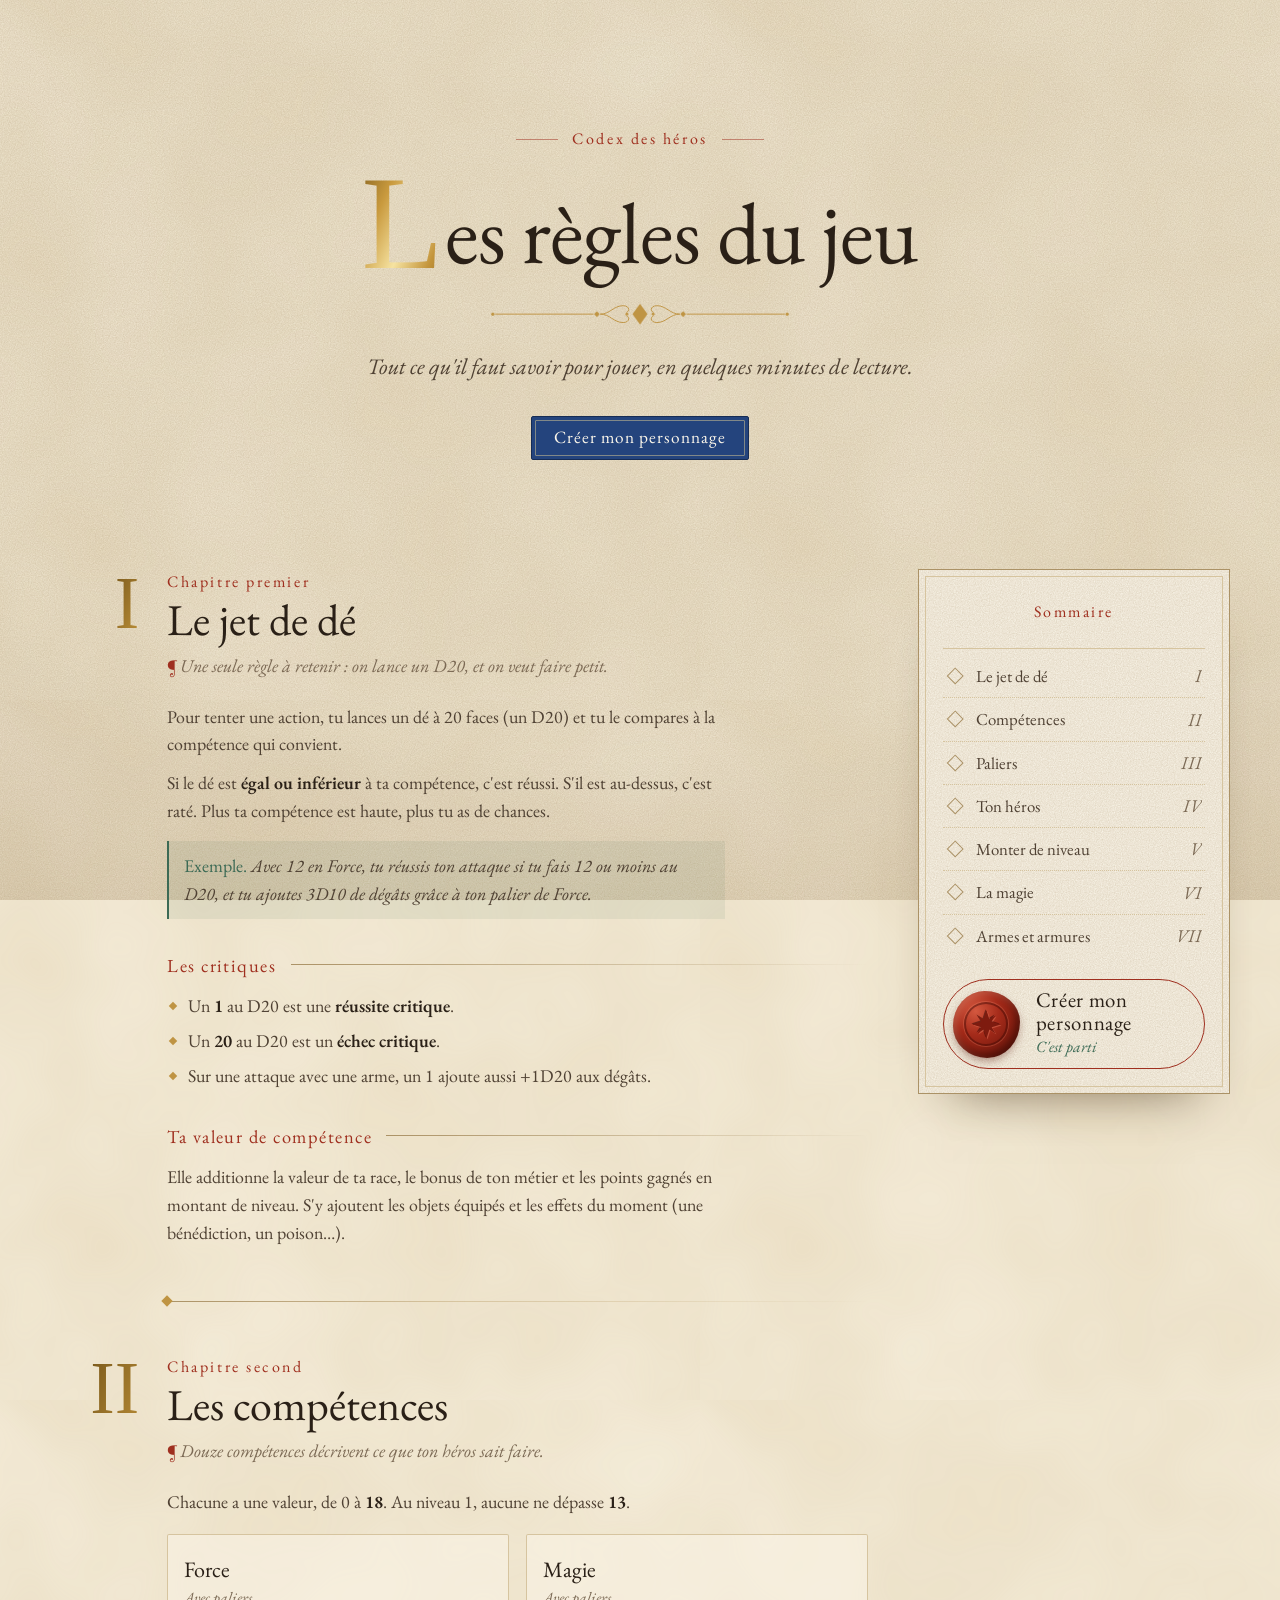
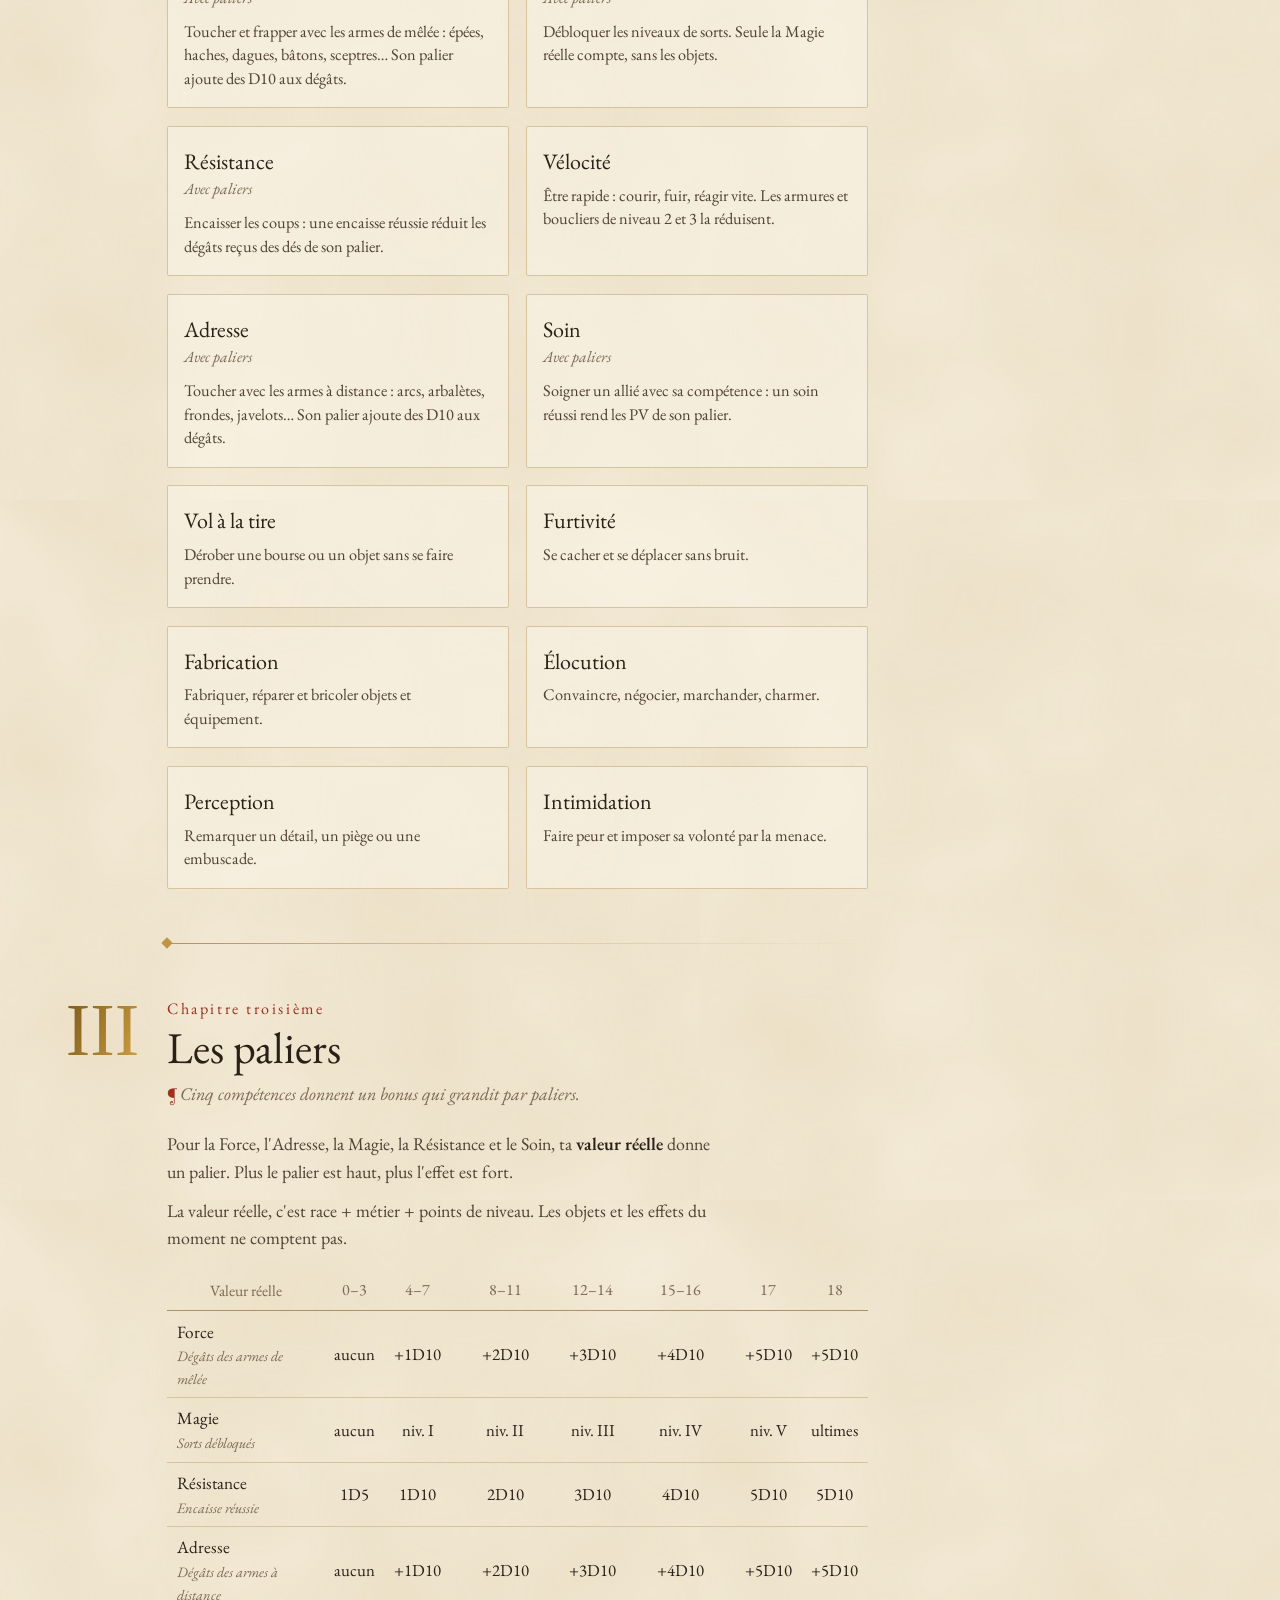
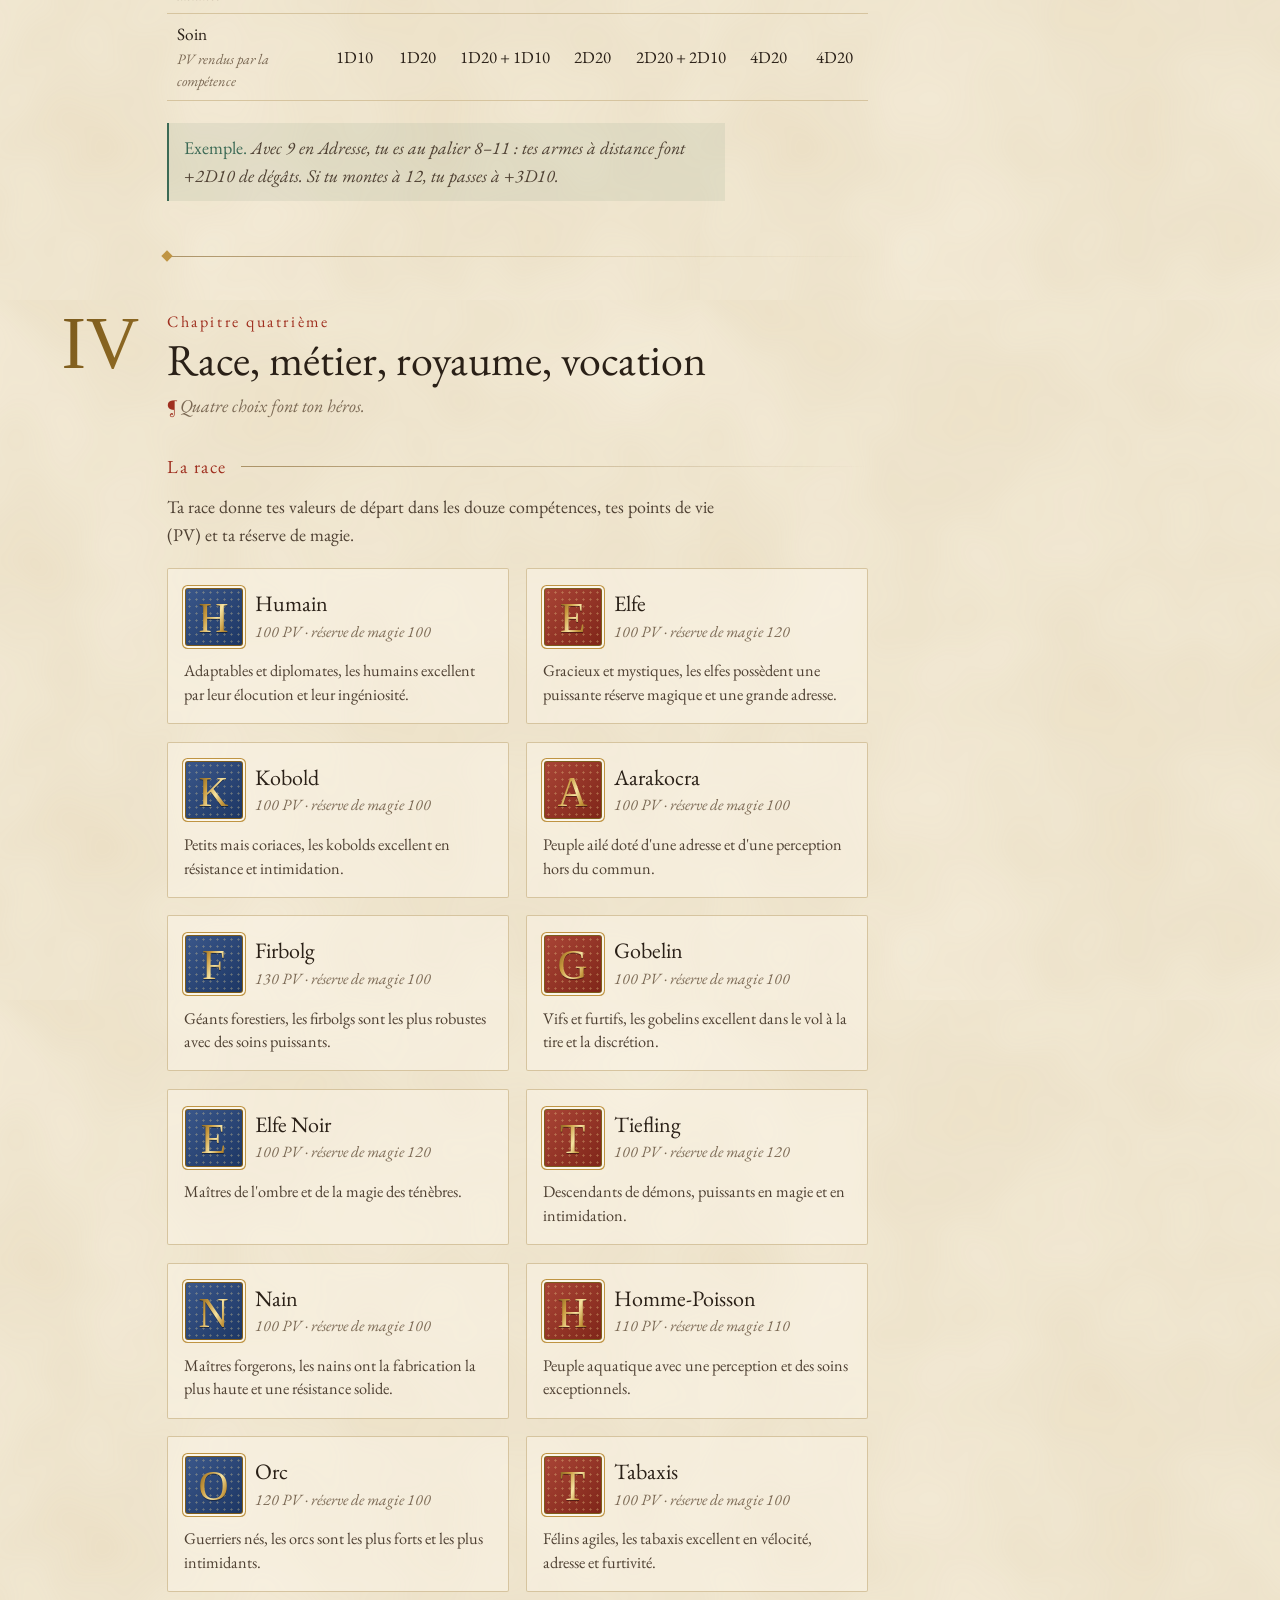
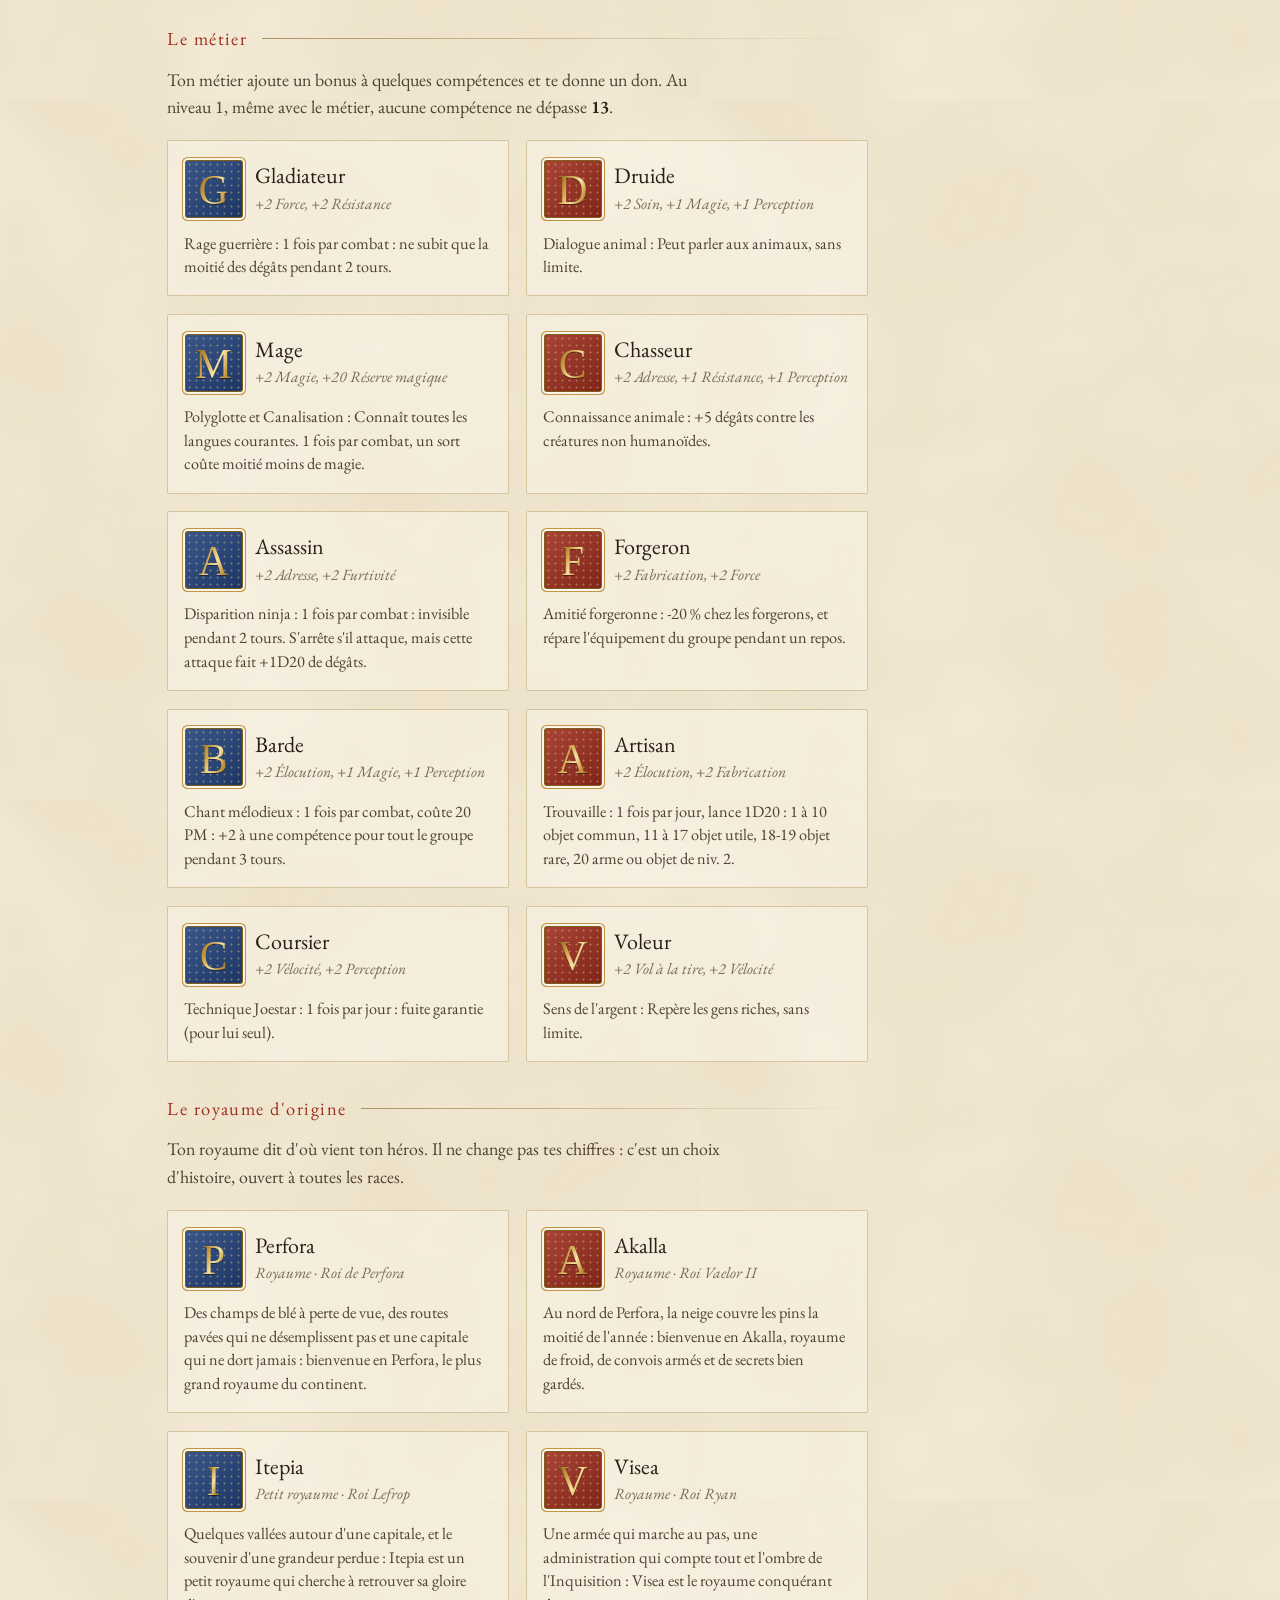
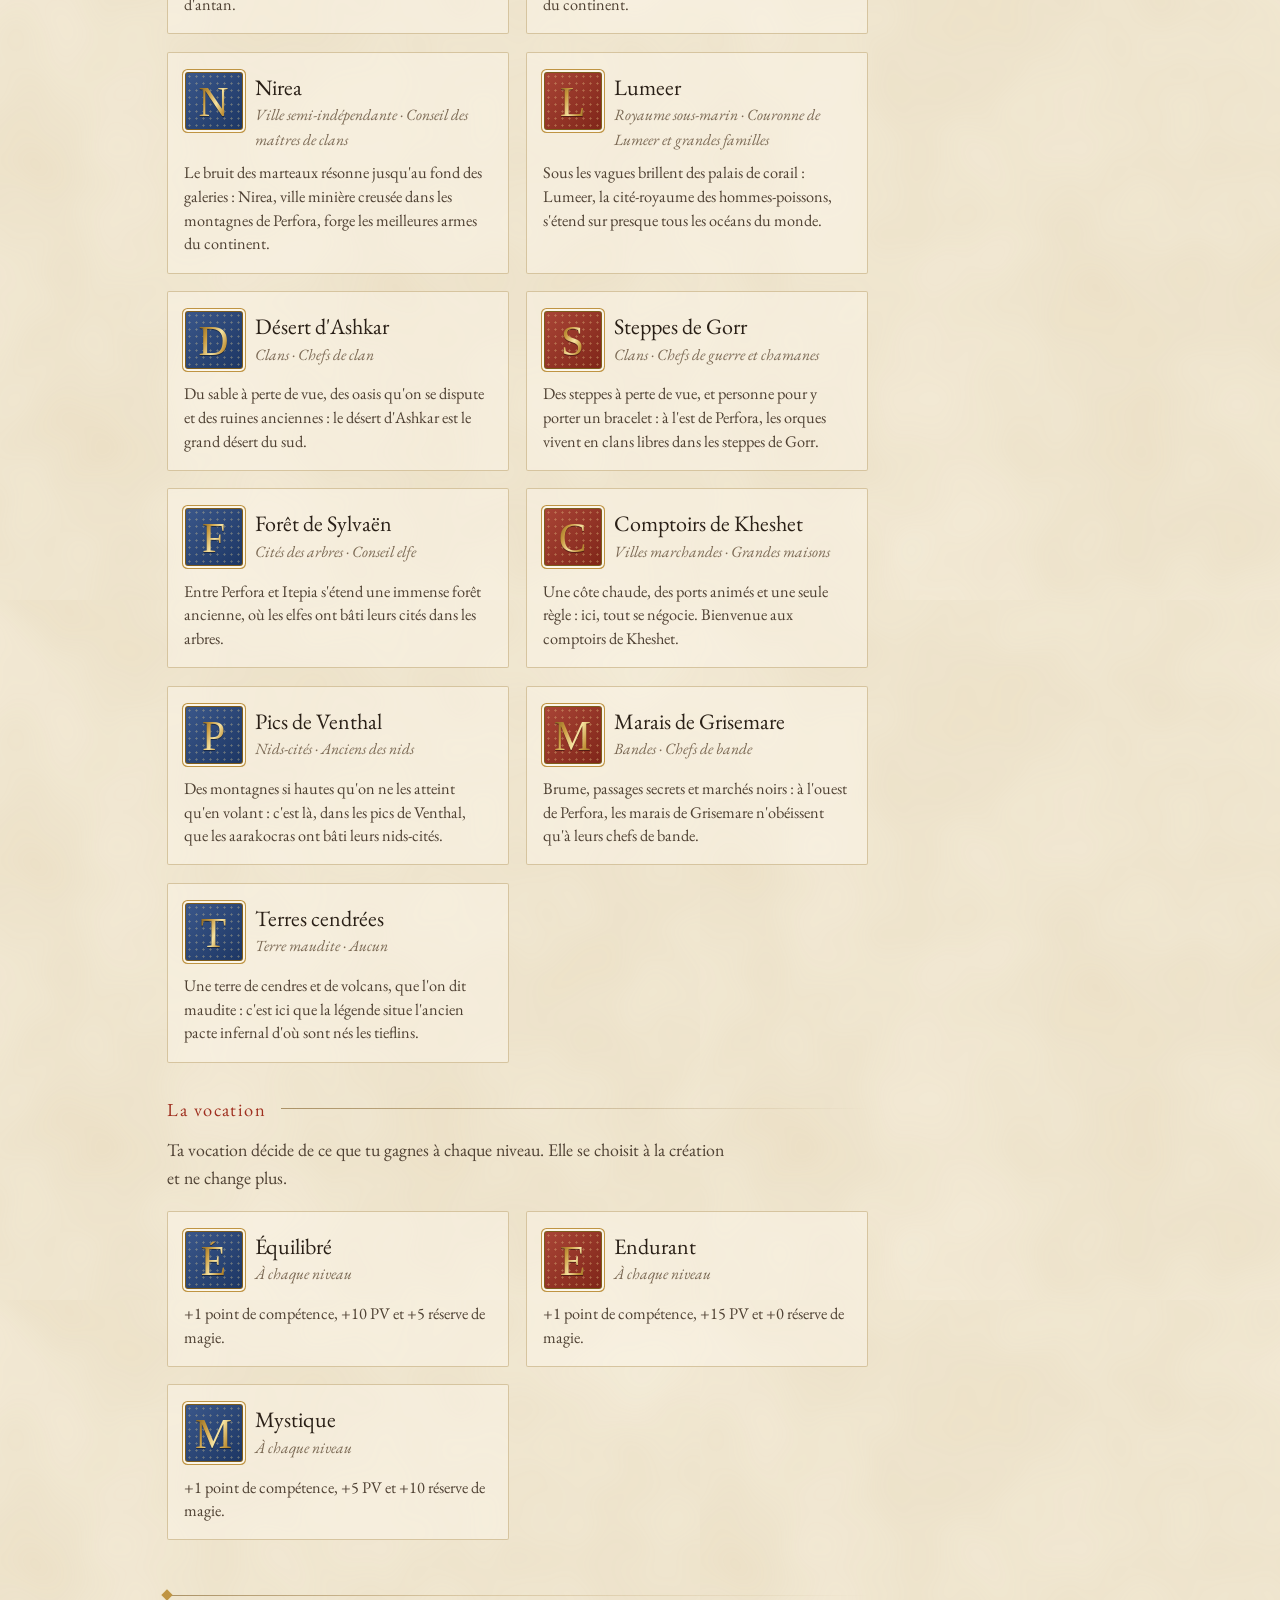
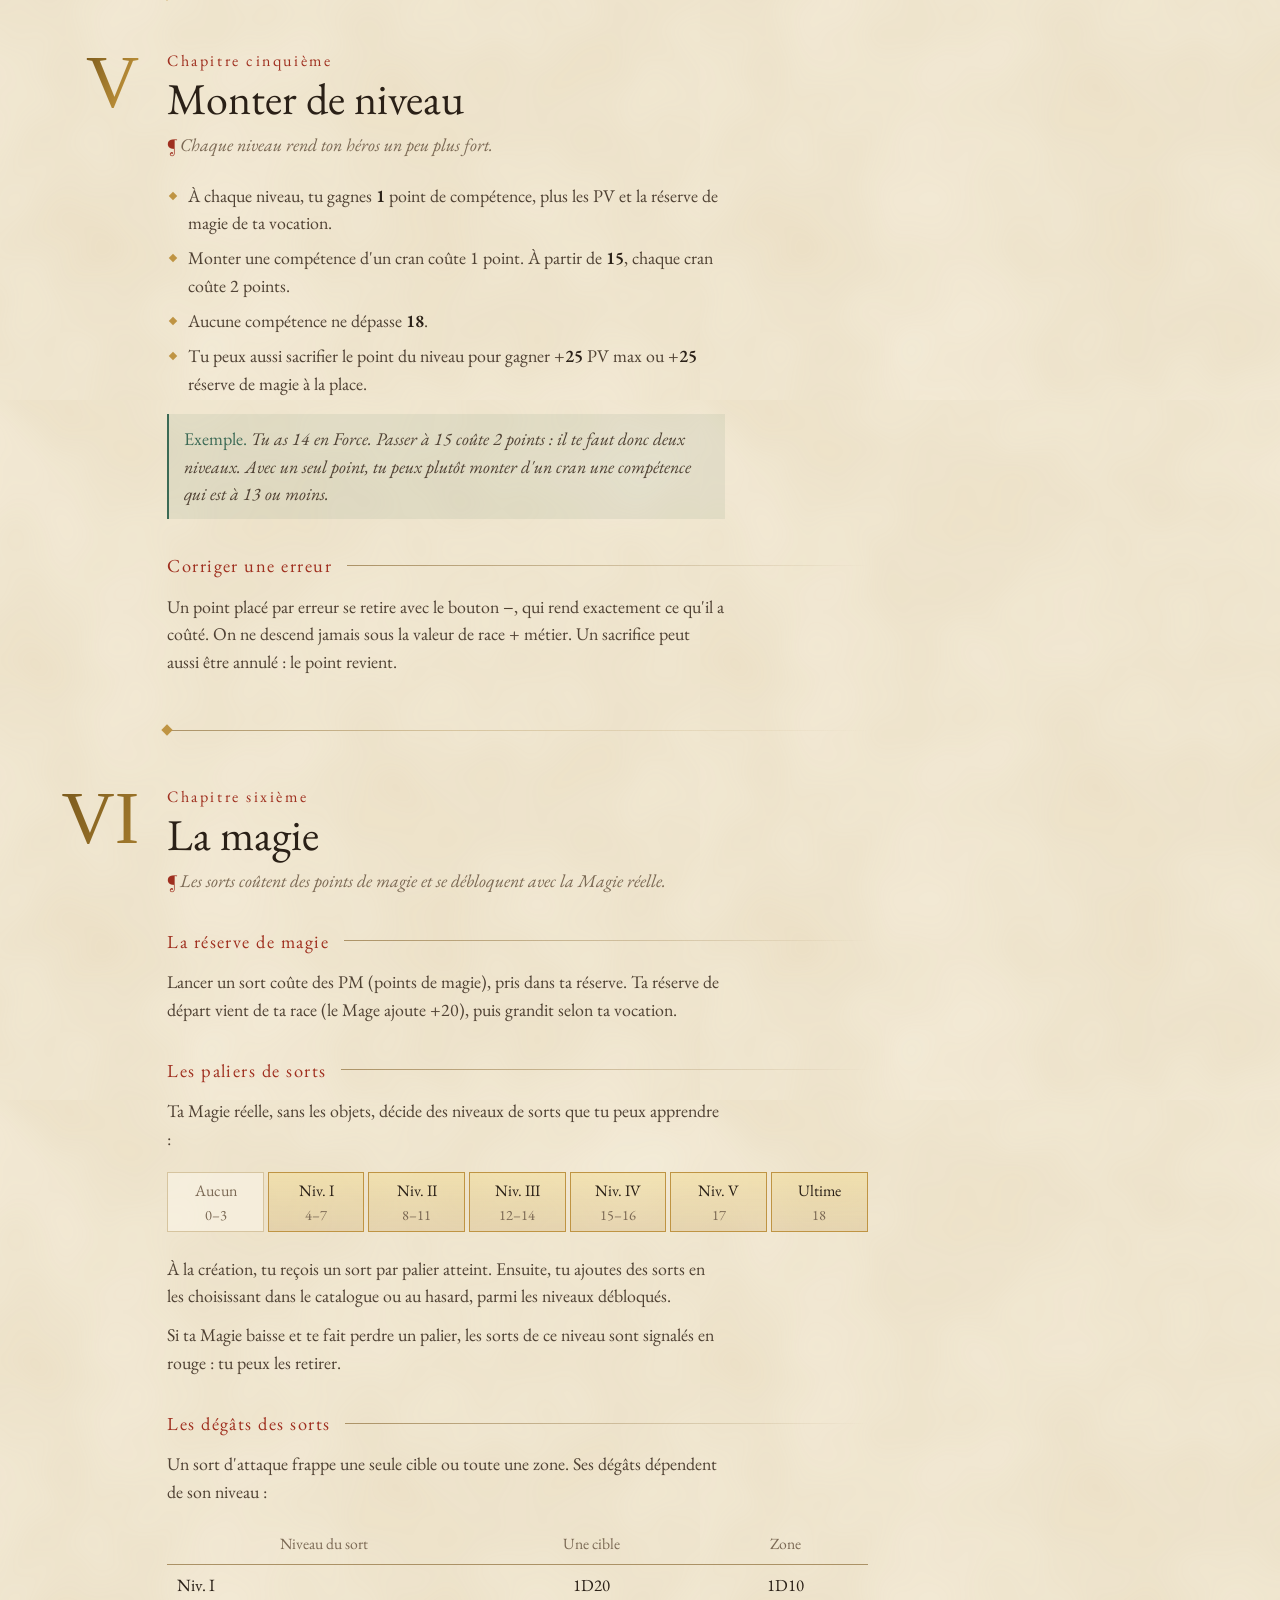
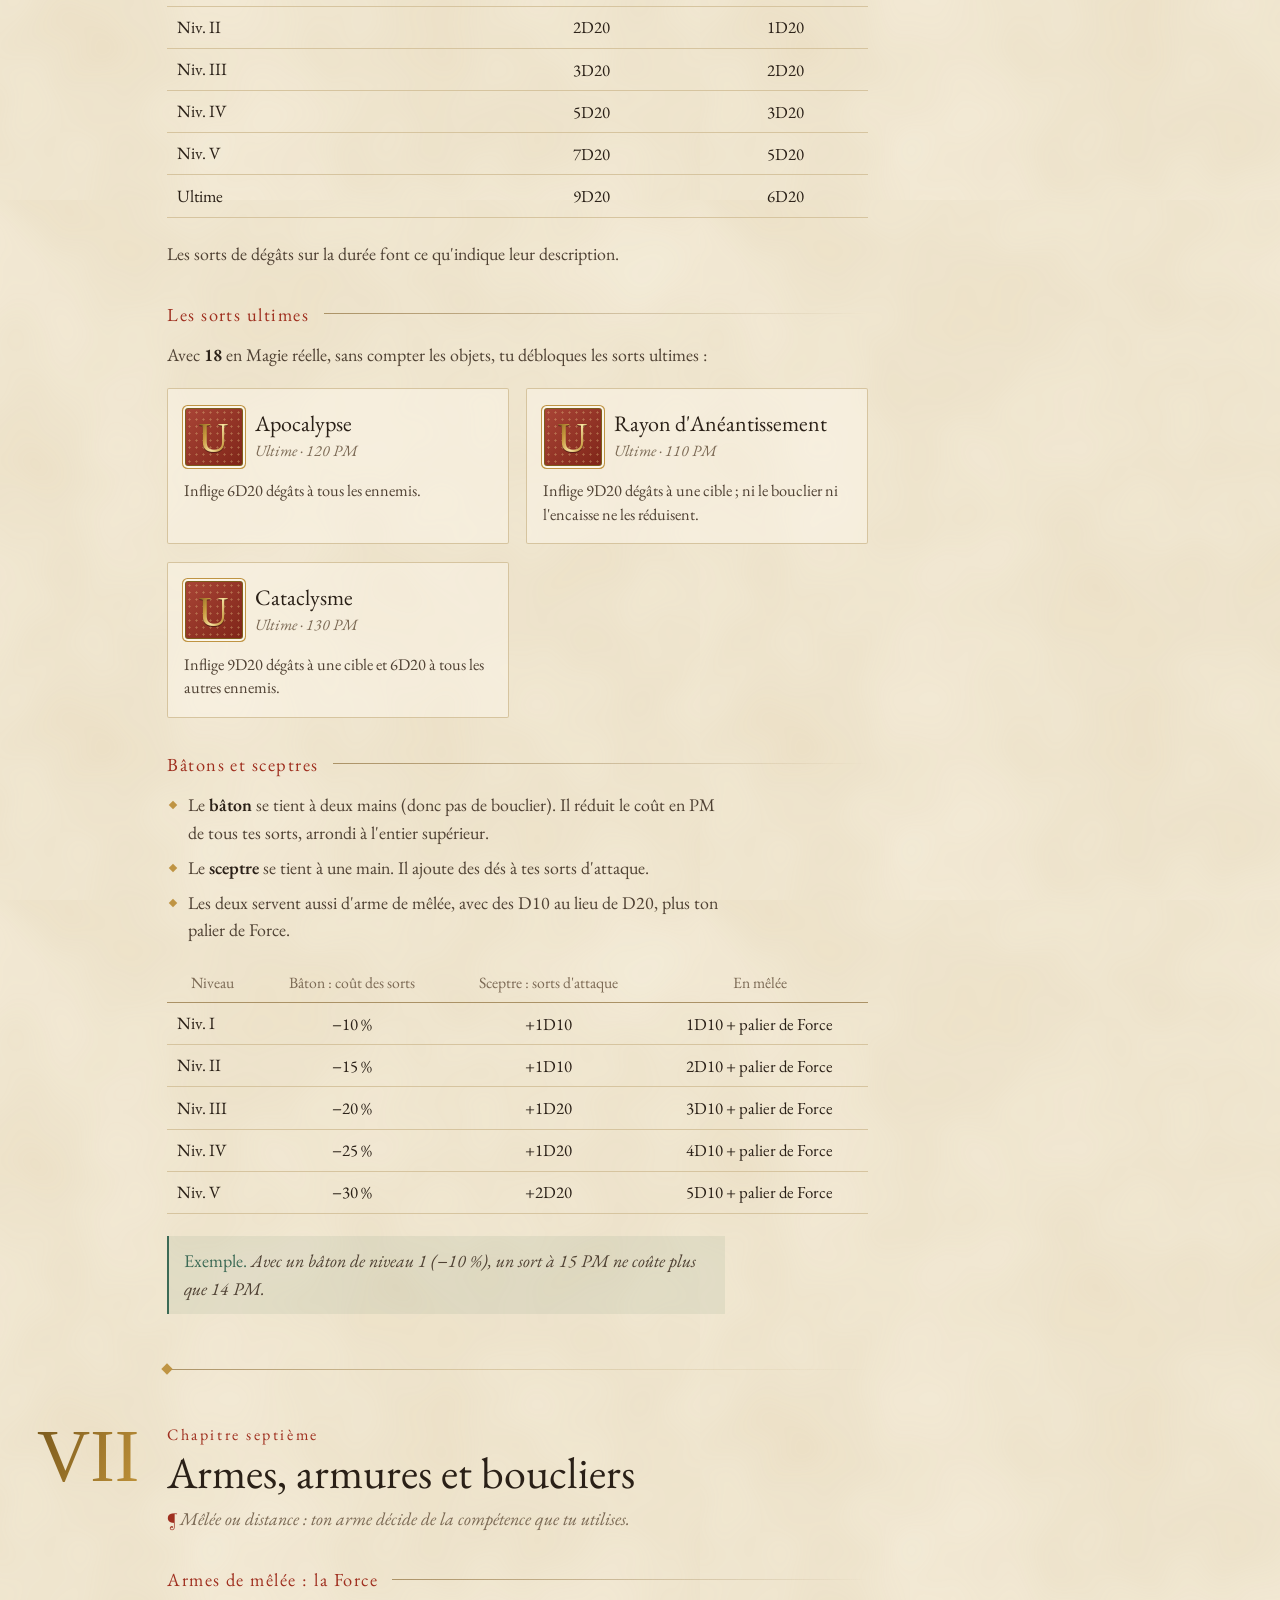
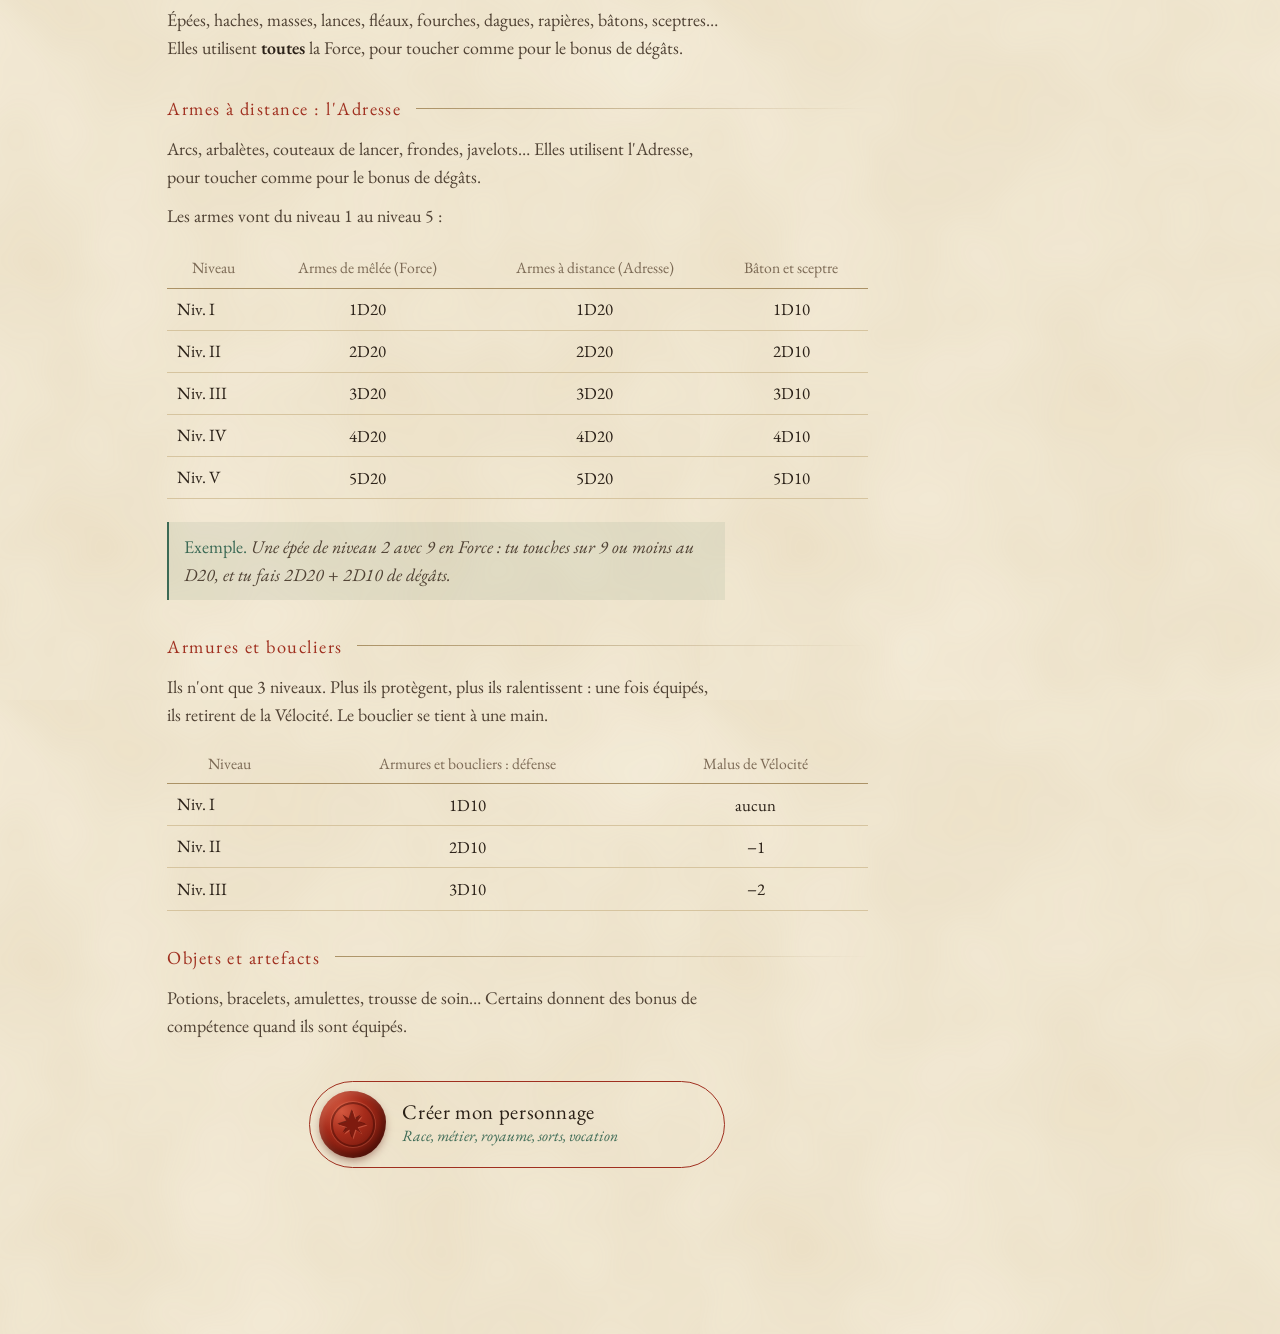
<file: index.html>
<!DOCTYPE html>
<html lang="fr">
<head>
  <meta charset="UTF-8">
  <meta name="viewport" content="width=device-width, initial-scale=1.0">
  <title>Les règles du jeu — Codex des héros</title>
  <meta name="description" content="Le système de jeu expliqué simplement : jets de dé, compétences, paliers, magie, armes et montée de niveau.">
  <meta name="theme-color" content="#f4ecd9">
  <link rel="icon" href="data:image/svg+xml,%3Csvg xmlns='http://www.w3.org/2000/svg' viewBox='0 0 32 32'%3E%3Crect width='32' height='32' rx='6' fill='%23f4ecd9'/%3E%3Cpath d='M16 3 L27 16 L16 29 L5 16 Z' fill='%23bf9443'/%3E%3Ccircle cx='16' cy='16' r='4.5' fill='%239f2f1f'/%3E%3C/svg%3E">
  <link rel="preconnect" href="https://fonts.googleapis.com">
  <link rel="preconnect" href="https://fonts.gstatic.com" crossorigin>
  <link href="https://fonts.googleapis.com/css2?family=EB+Garamond:ital,wght@0,400;0,500;0,600;1,400;1,500&family=IM+Fell+English:ital@0;1&family=IM+Fell+English+SC&family=IM+Fell+French+Canon&display=swap" rel="stylesheet">
  <link rel="stylesheet" href="css/codex.css">
  <link rel="stylesheet" href="css/creation.css">
  <link rel="stylesheet" href="css/codex-ajouts.css">
  <script>document.documentElement.classList.add('js');</script>
  <script src="js/commun.js" defer></script>
  <script src="js/regles.js" defer></script>
  <script src="js/accueil.js" defer></script>
</head>
<body>

  <!-- Ornements réutilisables -->
  <svg width="0" height="0" style="position:absolute" aria-hidden="true" focusable="false">
    <symbol id="etoile" viewBox="0 0 48 48">
      <path d="M24 2 L28.5 16 L38 10 L32 19.5 L46 24 L32 28.5 L38 38 L28.5 32 L24 46 L19.5 32 L10 38 L16 28.5 L2 24 L16 19.5 L10 10 L19.5 16 Z"/>
    </symbol>
    <symbol id="coche" viewBox="0 0 16 16">
      <path d="M3.5 8.5 L6.8 11.5 L12.5 4.5" fill="none" stroke="currentColor" stroke-width="1.8" stroke-linecap="round" stroke-linejoin="round"/>
    </symbol>
  </svg>

  <!-- ═══ FRONTISPICE ═══ -->
  <header class="frontispice">
    <p class="surtitre frontispice-surtitre">Codex des héros</p>
    <h1 class="frontispice-titre"><span class="initiale-or">L</span>es règles du jeu</h1>
    <svg class="fleuron fleuron--trace" viewBox="0 0 320 28" aria-hidden="true">
      <g fill="none" stroke="currentColor" stroke-width="1" stroke-linecap="round">
        <path d="M6 14 H110"/>
        <path d="M210 14 H314"/>
        <path d="M118 14 C128 14 132 5 142 5 C148 5 150 10 146 12"/>
        <path d="M118 14 C128 14 132 23 142 23 C148 23 150 18 146 16"/>
        <path d="M202 14 C192 14 188 5 178 5 C172 5 170 10 174 12"/>
        <path d="M202 14 C192 14 188 23 178 23 C172 23 170 18 174 16"/>
      </g>
      <g fill="currentColor" class="fleuron-pierres">
        <circle cx="3" cy="14" r="1.8"/><circle cx="317" cy="14" r="1.8"/>
        <path d="M114 11 L117 14 L114 17 L111 14 Z"/>
        <path d="M206 11 L209 14 L206 17 L203 14 Z"/>
        <path d="M160 3 L168 14 L160 25 L152 14 Z"/>
        <circle cx="146" cy="14" r="1.6"/><circle cx="174" cy="14" r="1.6"/>
      </g>
    </svg>
    <p class="frontispice-devise">Tout ce qu'il faut savoir pour jouer, en quelques minutes de lecture.</p>
    <p class="frontispice-appel"><a class="bouton bouton--lapis" href="creation.html">Créer mon personnage</a></p>
  </header>

  <div class="mise-en-page">

    <main class="chapitres" id="contenu">

      <!-- I. LE JET DE DÉ -->
      <section class="chapitre revele" id="ch-jet" aria-labelledby="t-jet">
        <span class="chapitre-num or" aria-hidden="true">I</span>
        <div class="chapitre-corps">
          <p class="surtitre">Chapitre premier</p>
          <h2 class="chapitre-titre" id="t-jet">Le jet de dé</h2>
          <p class="glose">Une seule règle à retenir : on lance un D20, et on veut faire petit.</p>
          <div class="accueil-texte">
            <p>Pour tenter une action, tu lances un dé à 20 faces (un D20) et tu le compares à la compétence qui convient.</p>
            <p>Si le dé est <b>égal ou inférieur</b> à ta compétence, c'est réussi. S'il est au-dessus, c'est raté. Plus ta compétence est haute, plus tu as de chances.</p>
            <p class="exemple"><b>Exemple.</b> Avec 12 en Force, tu réussis ton attaque si tu fais 12 ou moins au D20, et tu ajoutes 3D10 de dégâts grâce à ton palier de Force.</p>
            <h3 class="titre-filet titre-filet--gauche">Les critiques</h3>
            <ul class="accueil-liste">
              <li>Un <b data-regle="REUSSITE_CRITIQUE">1</b> au D20 est une <b>réussite critique</b>.</li>
              <li>Un <b data-regle="ECHEC_CRITIQUE">20</b> au D20 est un <b>échec critique</b>.</li>
              <li>Sur une attaque avec une arme, un 1 ajoute aussi +1D20 aux dégâts.</li>
            </ul>
            <h3 class="titre-filet titre-filet--gauche">Ta valeur de compétence</h3>
            <p>Elle additionne la valeur de ta race, le bonus de ton métier et les points gagnés en montant de niveau. S'y ajoutent les objets équipés et les effets du moment (une bénédiction, un poison…).</p>
          </div>
        </div>
      </section>

      <!-- II. LES COMPÉTENCES -->
      <section class="chapitre revele" id="ch-competences" aria-labelledby="t-competences">
        <span class="chapitre-num or" aria-hidden="true">II</span>
        <div class="chapitre-corps">
          <p class="surtitre">Chapitre second</p>
          <h2 class="chapitre-titre" id="t-competences">Les compétences</h2>
          <p class="glose">Douze compétences décrivent ce que ton héros sait faire.</p>
          <div class="accueil-texte">
            <p>Chacune a une valeur, de 0 à <b data-regle="PLAFOND">18</b>. Au niveau 1, aucune ne dépasse <b data-regle="PLAFOND_NIVEAU_1">13</b>.</p>
          </div>
          <div class="cartes" id="accueilCompetences" data-donnees></div>
        </div>
      </section>

      <!-- III. LES PALIERS -->
      <section class="chapitre revele" id="ch-paliers" aria-labelledby="t-paliers">
        <span class="chapitre-num or" aria-hidden="true">III</span>
        <div class="chapitre-corps">
          <p class="surtitre">Chapitre troisième</p>
          <h2 class="chapitre-titre" id="t-paliers">Les paliers</h2>
          <p class="glose">Cinq compétences donnent un bonus qui grandit par paliers.</p>
          <div class="accueil-texte">
            <p>Pour la Force, l'Adresse, la Magie, la Résistance et le Soin, ta <b>valeur réelle</b> donne un palier. Plus le palier est haut, plus l'effet est fort.</p>
            <p>La valeur réelle, c'est race + métier + points de niveau. Les objets et les effets du moment ne comptent pas.</p>
          </div>
          <div class="tableau-defile" id="accueilPaliers" data-donnees></div>
          <div class="accueil-texte">
            <p class="exemple"><b>Exemple.</b> Avec 9 en Adresse, tu es au palier 8–11 : tes armes à distance font +2D10 de dégâts. Si tu montes à 12, tu passes à +3D10.</p>
          </div>
        </div>
      </section>

      <!-- IV. TON HÉROS -->
      <section class="chapitre revele" id="ch-heros" aria-labelledby="t-heros">
        <span class="chapitre-num or" aria-hidden="true">IV</span>
        <div class="chapitre-corps">
          <p class="surtitre">Chapitre quatrième</p>
          <h2 class="chapitre-titre" id="t-heros">Race, métier, royaume, vocation</h2>
          <p class="glose">Quatre choix font ton héros.</p>
          <div class="accueil-texte">
            <h3 class="titre-filet titre-filet--gauche">La race</h3>
            <p>Ta race donne tes valeurs de départ dans les douze compétences, tes points de vie (PV) et ta réserve de magie.</p>
          </div>
          <div class="cartes" id="accueilRaces" data-donnees></div>
          <div class="accueil-texte">
            <h3 class="titre-filet titre-filet--gauche">Le métier</h3>
            <p>Ton métier ajoute un bonus à quelques compétences et te donne un don. Au niveau 1, même avec le métier, aucune compétence ne dépasse <b data-regle="PLAFOND_NIVEAU_1">13</b>.</p>
          </div>
          <div class="cartes" id="accueilMetiers" data-donnees></div>
          <div class="accueil-texte">
            <h3 class="titre-filet titre-filet--gauche">Le royaume d'origine</h3>
            <p>Ton royaume dit d'où vient ton héros. Il ne change pas tes chiffres : c'est un choix d'histoire, ouvert à toutes les races.</p>
          </div>
          <div class="cartes" id="accueilRoyaumes" data-donnees></div>
          <div class="accueil-texte">
            <h3 class="titre-filet titre-filet--gauche">La vocation</h3>
            <p>Ta vocation décide de ce que tu gagnes à chaque niveau. Elle se choisit à la création et ne change plus.</p>
          </div>
          <div class="cartes" id="accueilVocations"></div>
        </div>
      </section>

      <!-- V. MONTER DE NIVEAU -->
      <section class="chapitre revele" id="ch-niveau" aria-labelledby="t-niveau">
        <span class="chapitre-num or" aria-hidden="true">V</span>
        <div class="chapitre-corps">
          <p class="surtitre">Chapitre cinquième</p>
          <h2 class="chapitre-titre" id="t-niveau">Monter de niveau</h2>
          <p class="glose">Chaque niveau rend ton héros un peu plus fort.</p>
          <div class="accueil-texte">
            <ul class="accueil-liste">
              <li>À chaque niveau, tu gagnes <b data-regle="POINTS_PAR_NIVEAU">1</b> point de compétence, plus les PV et la réserve de magie de ta vocation.</li>
              <li>Monter une compétence d'un cran coûte 1 point. À partir de <b data-regle="SEUIL_COUT_DOUBLE">15</b>, chaque cran coûte 2 points.</li>
              <li>Aucune compétence ne dépasse <b data-regle="PLAFOND">18</b>.</li>
              <li>Tu peux aussi sacrifier le point du niveau pour gagner +<b data-regle="GAIN_RENONCEMENT">25</b> PV max ou +<b data-regle="GAIN_RENONCEMENT">25</b> réserve de magie à la place.</li>
            </ul>
            <p class="exemple"><b>Exemple.</b> Tu as 14 en Force. Passer à 15 coûte 2 points : il te faut donc deux niveaux. Avec un seul point, tu peux plutôt monter d'un cran une compétence qui est à 13 ou moins.</p>
            <h3 class="titre-filet titre-filet--gauche">Corriger une erreur</h3>
            <p>Un point placé par erreur se retire avec le bouton −, qui rend exactement ce qu'il a coûté. On ne descend jamais sous la valeur de race + métier. Un sacrifice peut aussi être annulé : le point revient.</p>
          </div>
        </div>
      </section>

      <!-- VI. LA MAGIE -->
      <section class="chapitre revele" id="ch-magie" aria-labelledby="t-magie">
        <span class="chapitre-num or" aria-hidden="true">VI</span>
        <div class="chapitre-corps">
          <p class="surtitre">Chapitre sixième</p>
          <h2 class="chapitre-titre" id="t-magie">La magie</h2>
          <p class="glose">Les sorts coûtent des points de magie et se débloquent avec la Magie réelle.</p>
          <div class="accueil-texte">
            <h3 class="titre-filet titre-filet--gauche">La réserve de magie</h3>
            <p>Lancer un sort coûte des PM (points de magie), pris dans ta réserve. Ta réserve de départ vient de ta race (le Mage ajoute +20), puis grandit selon ta vocation.</p>
            <h3 class="titre-filet titre-filet--gauche">Les paliers de sorts</h3>
            <p>Ta Magie réelle, sans les objets, décide des niveaux de sorts que tu peux apprendre :</p>
          </div>
          <div id="accueilPaliersSorts"></div>
          <div class="accueil-texte">
            <p>À la création, tu reçois un sort par palier atteint. Ensuite, tu ajoutes des sorts en les choisissant dans le catalogue ou au hasard, parmi les niveaux débloqués.</p>
            <p>Si ta Magie baisse et te fait perdre un palier, les sorts de ce niveau sont signalés en rouge : tu peux les retirer.</p>
            <h3 class="titre-filet titre-filet--gauche">Les dégâts des sorts</h3>
            <p>Un sort d'attaque frappe une seule cible ou toute une zone. Ses dégâts dépendent de son niveau :</p>
          </div>
          <div class="tableau-defile" id="accueilDegatsSorts" data-donnees></div>
          <div class="accueil-texte">
            <p>Les sorts de dégâts sur la durée font ce qu'indique leur description.</p>
            <h3 class="titre-filet titre-filet--gauche">Les sorts ultimes</h3>
            <p>Avec <b data-regle="PLAFOND">18</b> en Magie réelle, sans compter les objets, tu débloques les sorts ultimes :</p>
          </div>
          <div class="cartes" id="accueilUltimes" data-donnees></div>
          <div class="accueil-texte">
            <h3 class="titre-filet titre-filet--gauche">Bâtons et sceptres</h3>
            <ul class="accueil-liste">
              <li>Le <b>bâton</b> se tient à deux mains (donc pas de bouclier). Il réduit le coût en PM de tous tes sorts, arrondi à l'entier supérieur.</li>
              <li>Le <b>sceptre</b> se tient à une main. Il ajoute des dés à tes sorts d'attaque.</li>
              <li>Les deux servent aussi d'arme de mêlée, avec des D10 au lieu de D20, plus ton palier de Force.</li>
            </ul>
          </div>
          <div class="tableau-defile" id="accueilArmesMagiques" data-donnees></div>
          <div class="accueil-texte">
            <p class="exemple"><b>Exemple.</b> Avec un bâton de niveau 1 (−10 %), un sort à 15 PM ne coûte plus que 14 PM.</p>
          </div>
        </div>
      </section>

      <!-- VII. ARMES, ARMURES ET BOUCLIERS -->
      <section class="chapitre revele" id="ch-armes" aria-labelledby="t-armes">
        <span class="chapitre-num or" aria-hidden="true">VII</span>
        <div class="chapitre-corps">
          <p class="surtitre">Chapitre septième</p>
          <h2 class="chapitre-titre" id="t-armes">Armes, armures et boucliers</h2>
          <p class="glose">Mêlée ou distance : ton arme décide de la compétence que tu utilises.</p>
          <div class="accueil-texte">
            <h3 class="titre-filet titre-filet--gauche">Armes de mêlée : la Force</h3>
            <p>Épées, haches, masses, lances, fléaux, fourches, dagues, rapières, bâtons, sceptres… Elles utilisent <b>toutes</b> la Force, pour toucher comme pour le bonus de dégâts.</p>
            <h3 class="titre-filet titre-filet--gauche">Armes à distance : l'Adresse</h3>
            <p>Arcs, arbalètes, couteaux de lancer, frondes, javelots… Elles utilisent l'Adresse, pour toucher comme pour le bonus de dégâts.</p>
            <p>Les armes vont du niveau 1 au niveau 5 :</p>
          </div>
          <div class="tableau-defile" id="accueilArmes" data-donnees></div>
          <div class="accueil-texte">
            <p class="exemple"><b>Exemple.</b> Une épée de niveau 2 avec 9 en Force : tu touches sur 9 ou moins au D20, et tu fais 2D20 + 2D10 de dégâts.</p>
            <h3 class="titre-filet titre-filet--gauche">Armures et boucliers</h3>
            <p>Ils n'ont que 3 niveaux. Plus ils protègent, plus ils ralentissent : une fois équipés, ils retirent de la Vélocité. Le bouclier se tient à une main.</p>
          </div>
          <div id="accueilProtections" data-donnees></div>
          <div class="accueil-texte">
            <h3 class="titre-filet titre-filet--gauche">Objets et artefacts</h3>
            <p>Potions, bracelets, amulettes, trousse de soin… Certains donnent des bonus de compétence quand ils sont équipés.</p>
          </div>
          <div class="accueil-appel">
            <a class="sceller est-pret" href="creation.html">
              <span class="cire"><svg viewBox="0 0 48 48" aria-hidden="true"><use href="#etoile"/></svg></span>
              <span class="sceller-texte">
                <span class="sceller-titre">Créer mon personnage</span>
                <span class="sceller-sous">Race, métier, royaume, sorts, vocation</span>
              </span>
            </a>
          </div>
        </div>
      </section>

    </main>

    <!-- ═══ REGISTRE : sommaire et création ═══ -->
    <aside class="registre" aria-labelledby="t-sommaire">
      <div class="registre-cadre">
        <p class="surtitre" id="t-sommaire">Sommaire</p>
        <ol class="etapes">
          <li><a href="#ch-jet"><span class="etape-marque"><svg viewBox="0 0 16 16" aria-hidden="true"><use href="#coche"/></svg></span><span class="etape-nom">Le jet de dé</span><span class="etape-val">I</span></a></li>
          <li><a href="#ch-competences"><span class="etape-marque"><svg viewBox="0 0 16 16" aria-hidden="true"><use href="#coche"/></svg></span><span class="etape-nom">Compétences</span><span class="etape-val">II</span></a></li>
          <li><a href="#ch-paliers"><span class="etape-marque"><svg viewBox="0 0 16 16" aria-hidden="true"><use href="#coche"/></svg></span><span class="etape-nom">Paliers</span><span class="etape-val">III</span></a></li>
          <li><a href="#ch-heros"><span class="etape-marque"><svg viewBox="0 0 16 16" aria-hidden="true"><use href="#coche"/></svg></span><span class="etape-nom">Ton héros</span><span class="etape-val">IV</span></a></li>
          <li><a href="#ch-niveau"><span class="etape-marque"><svg viewBox="0 0 16 16" aria-hidden="true"><use href="#coche"/></svg></span><span class="etape-nom">Monter de niveau</span><span class="etape-val">V</span></a></li>
          <li><a href="#ch-magie"><span class="etape-marque"><svg viewBox="0 0 16 16" aria-hidden="true"><use href="#coche"/></svg></span><span class="etape-nom">La magie</span><span class="etape-val">VI</span></a></li>
          <li><a href="#ch-armes"><span class="etape-marque"><svg viewBox="0 0 16 16" aria-hidden="true"><use href="#coche"/></svg></span><span class="etape-nom">Armes et armures</span><span class="etape-val">VII</span></a></li>
        </ol>
        <a class="sceller est-pret" href="creation.html">
          <span class="cire"><svg viewBox="0 0 48 48" aria-hidden="true"><use href="#etoile"/></svg></span>
          <span class="sceller-texte">
            <span class="sceller-titre">Créer mon personnage</span>
            <span class="sceller-sous">C'est parti</span>
          </span>
        </a>
      </div>
    </aside>

  </div>

</body>
</html>
</file>
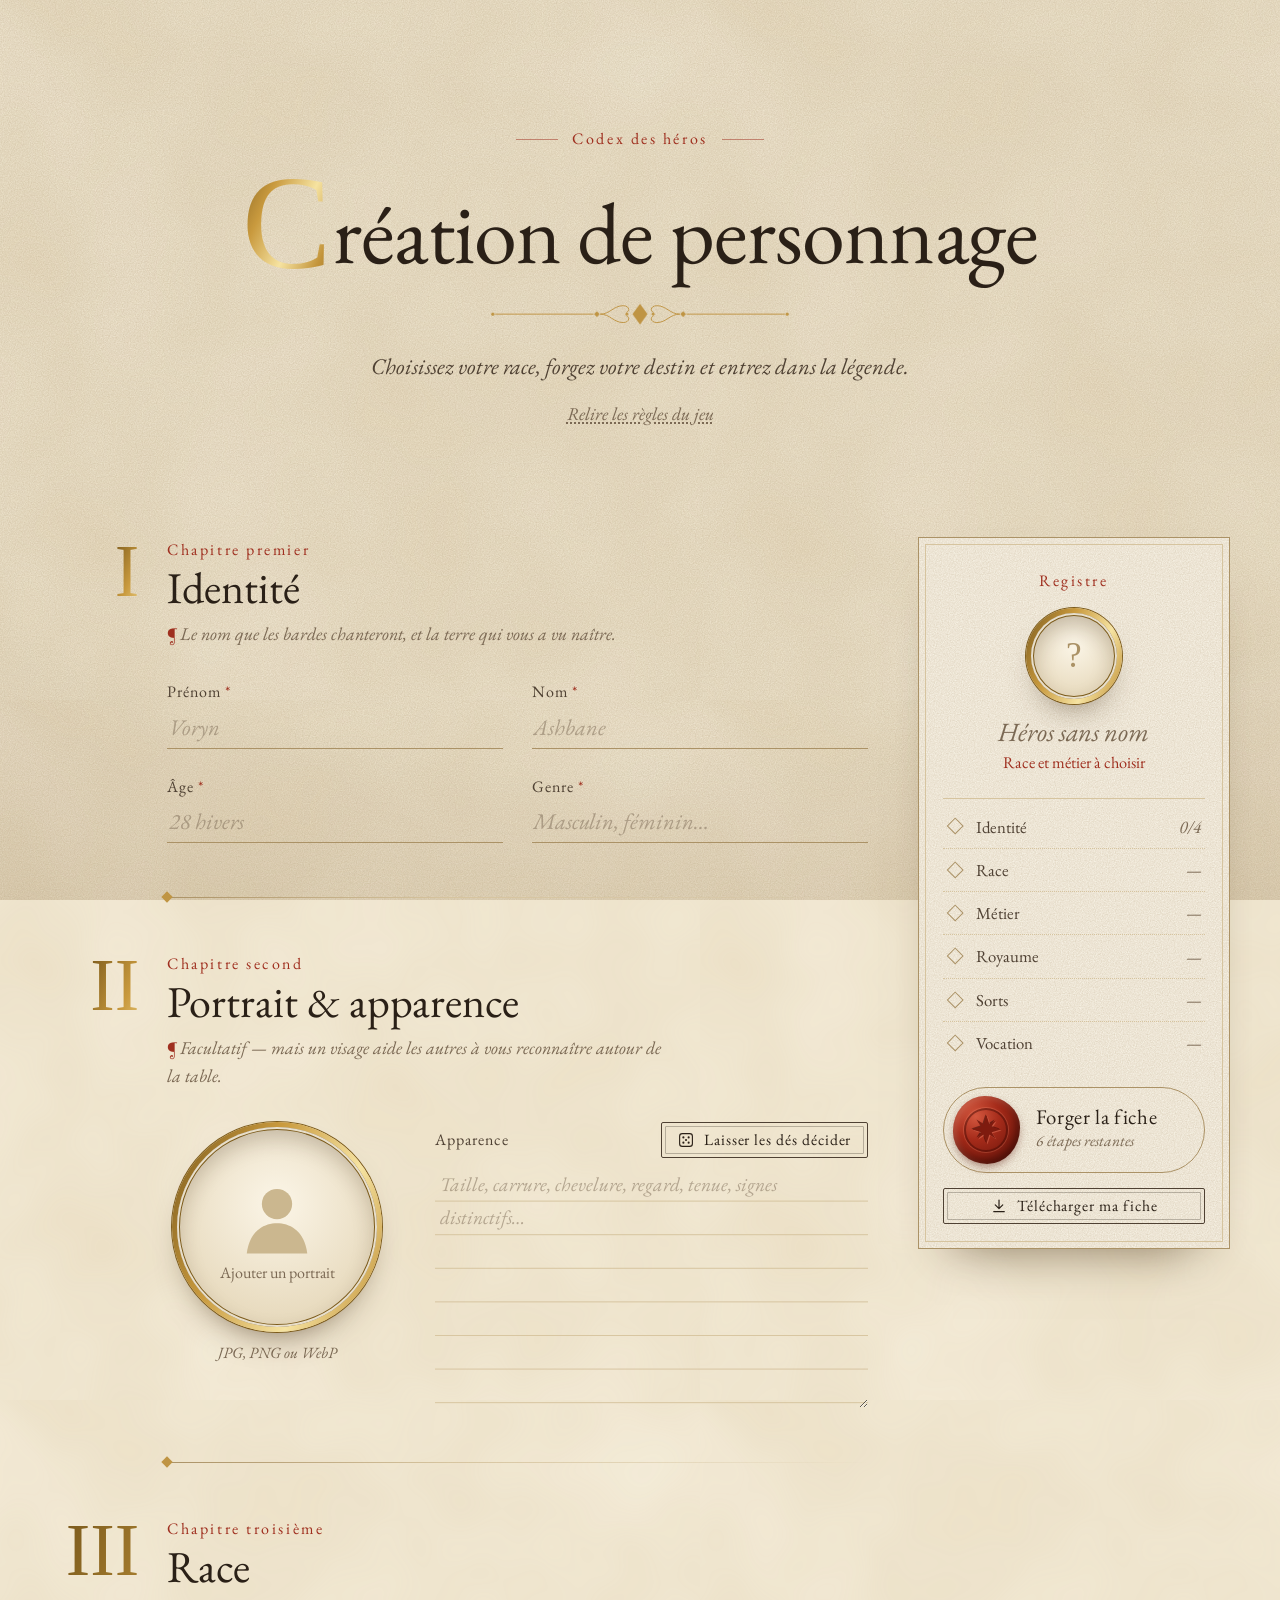
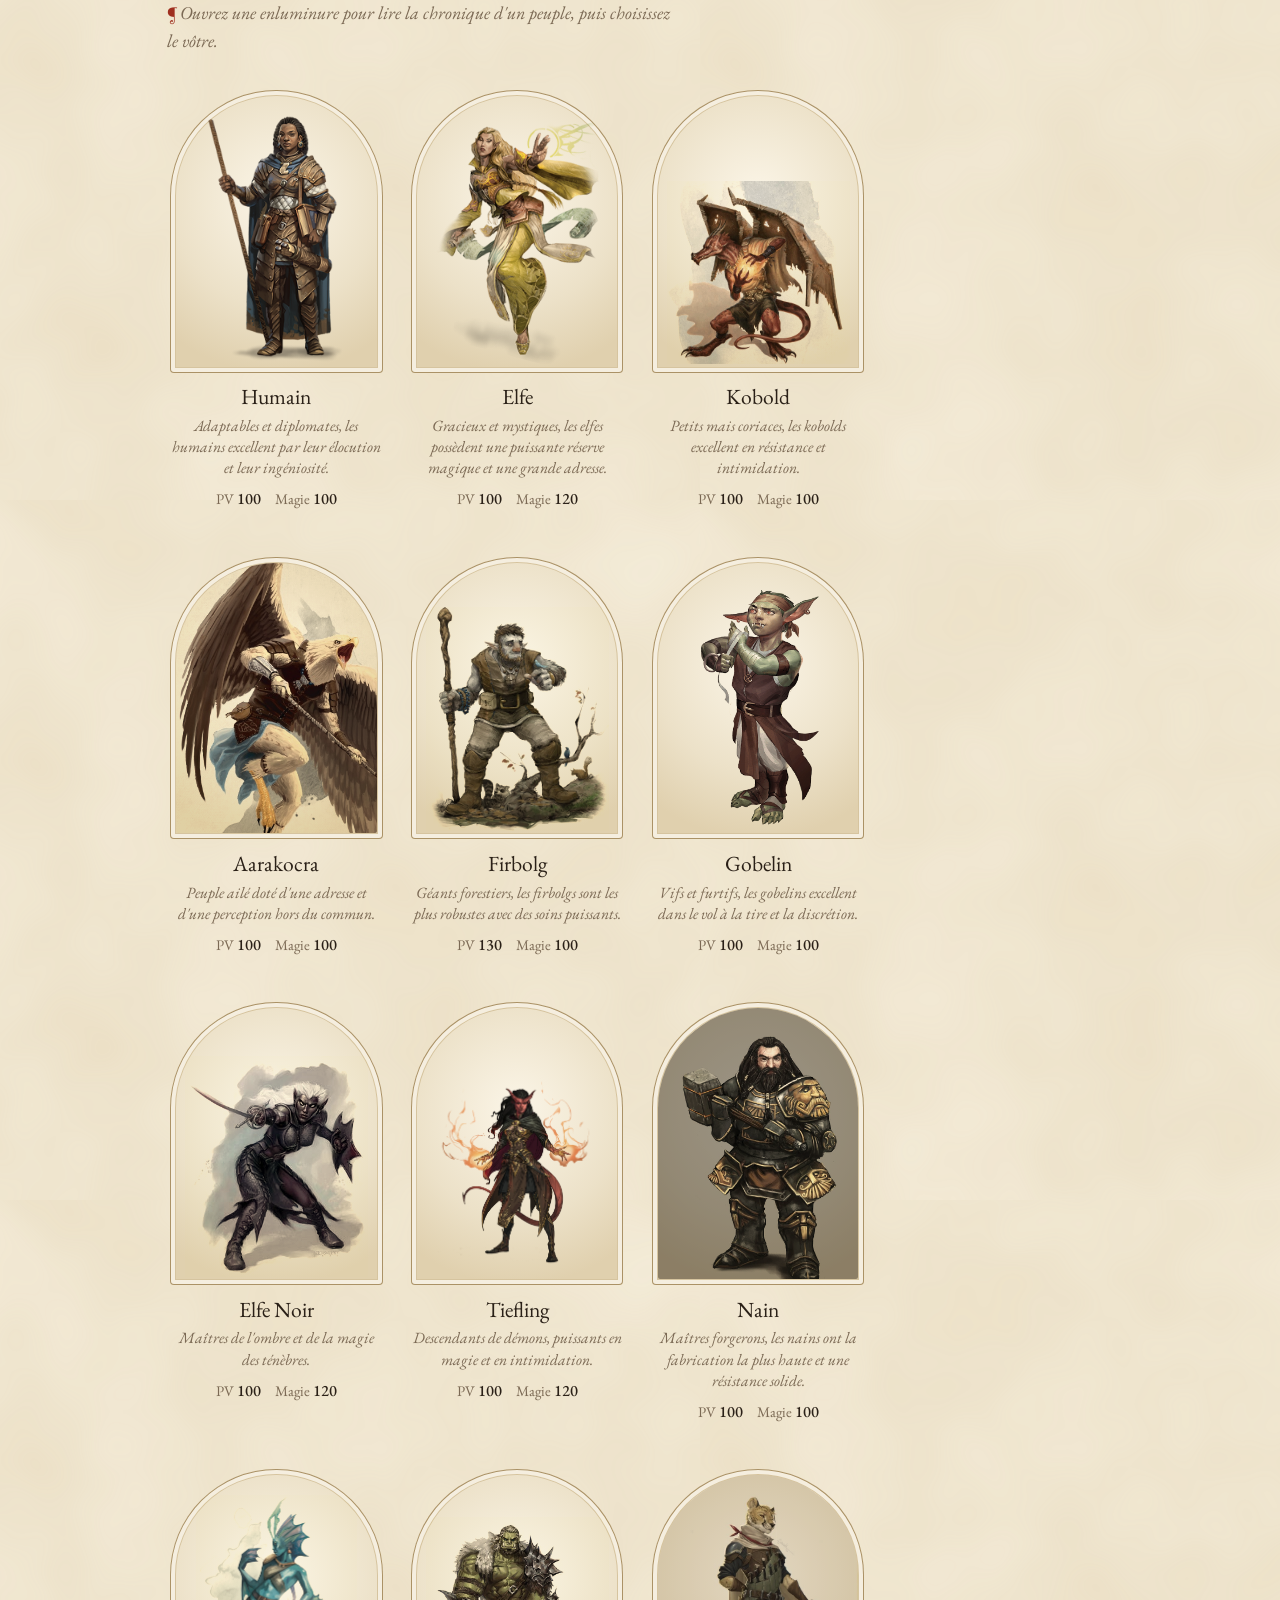
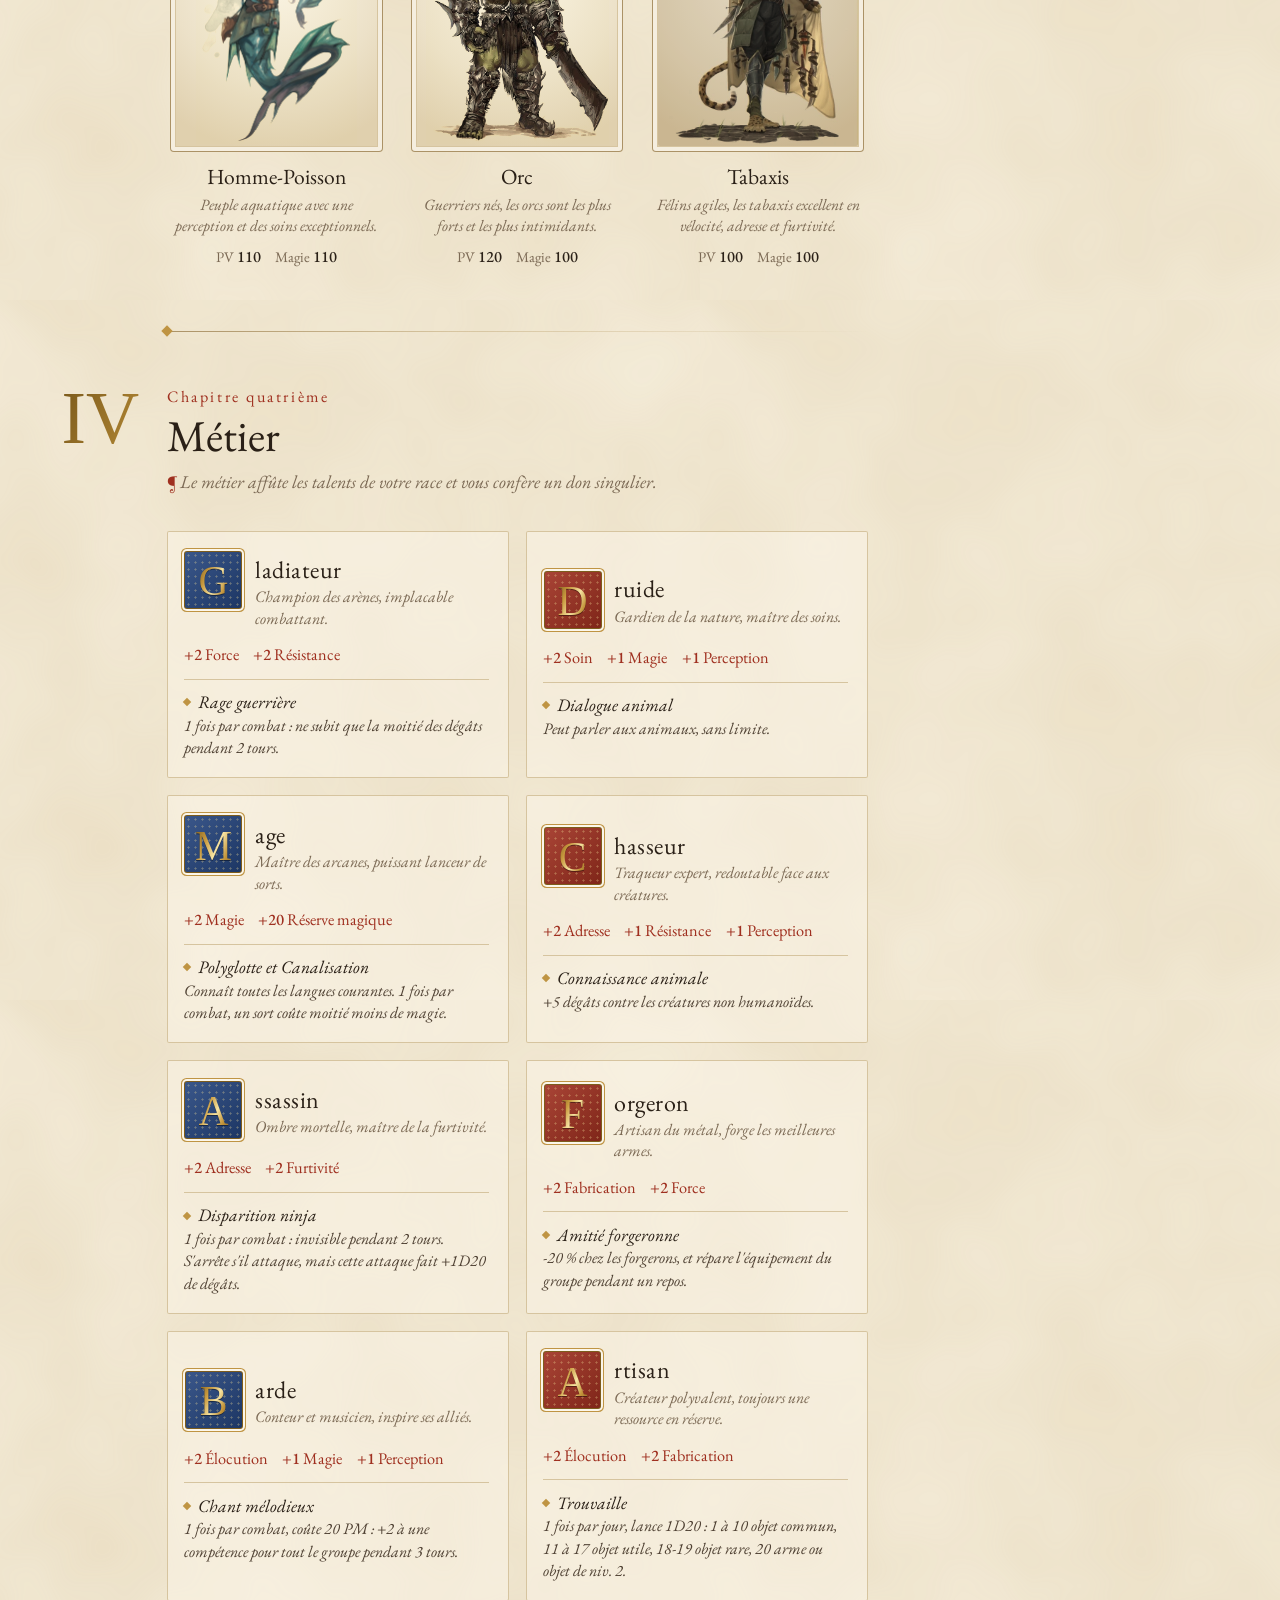
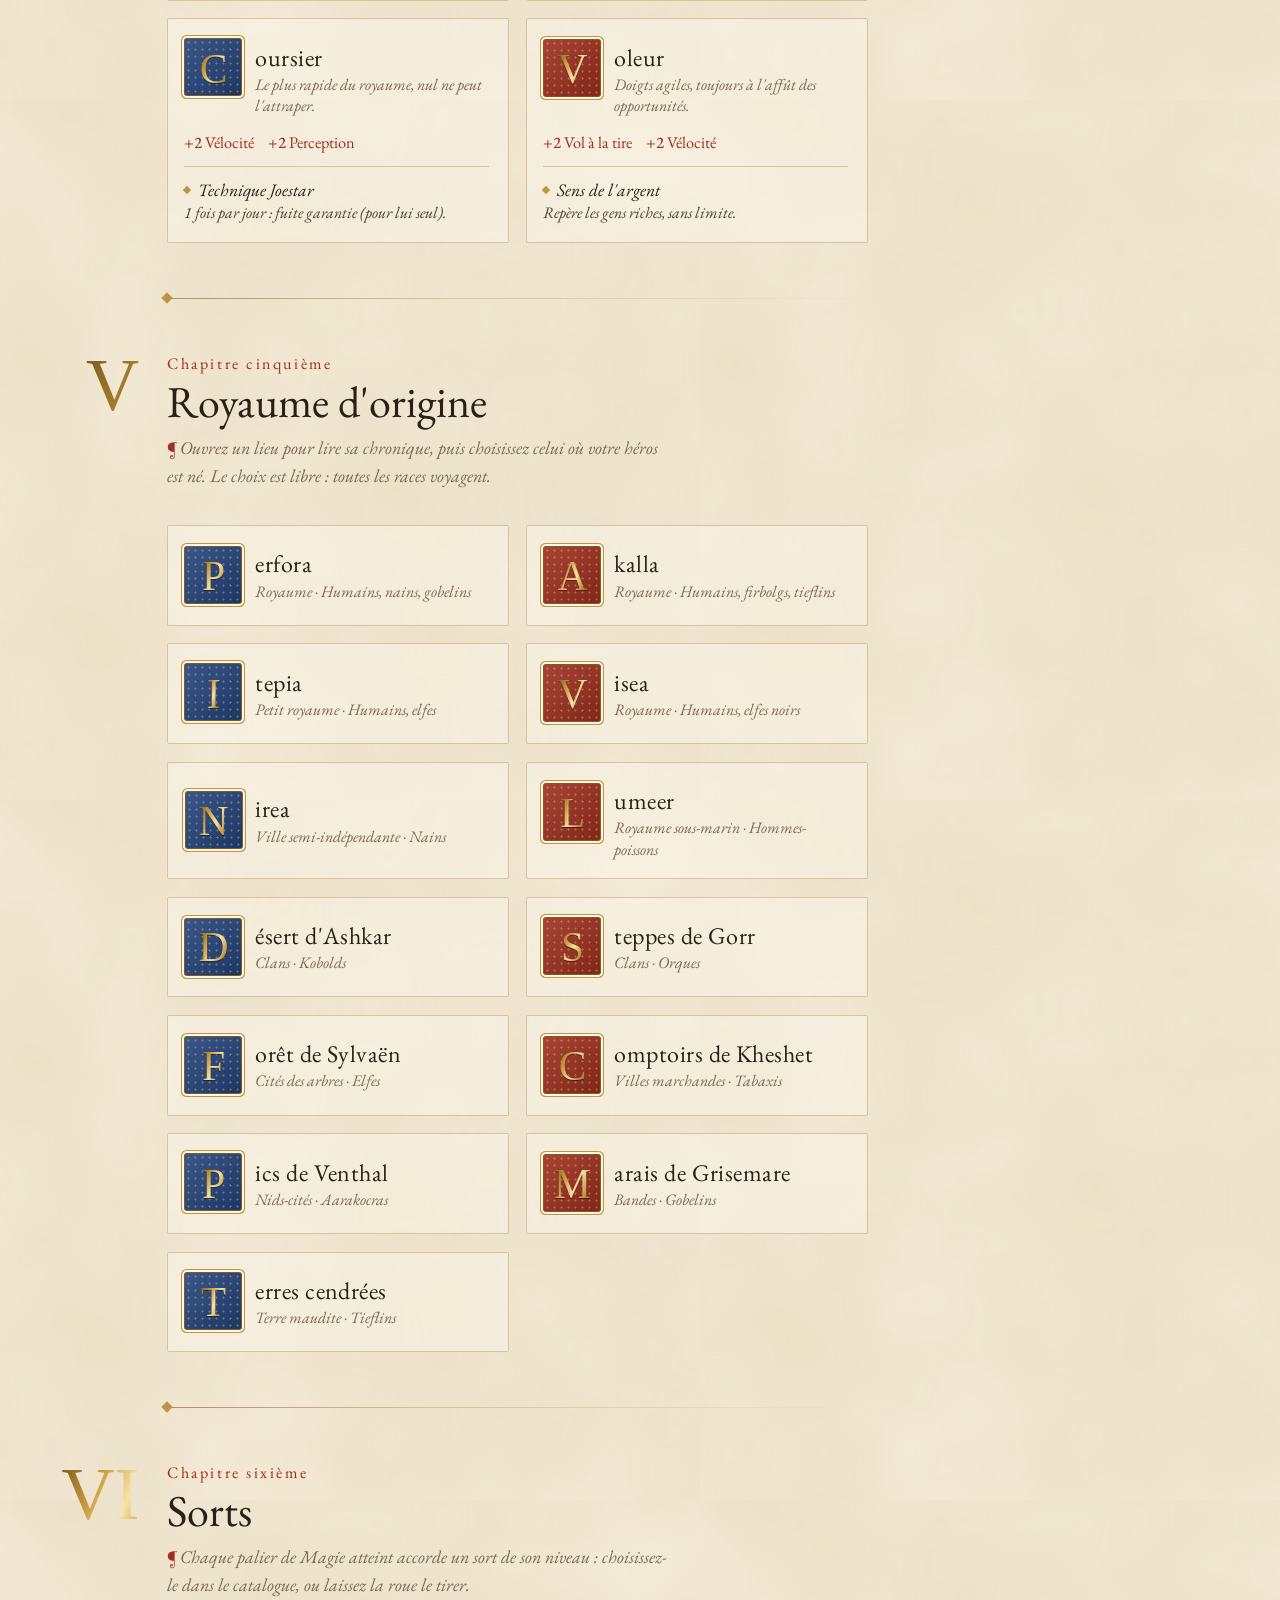
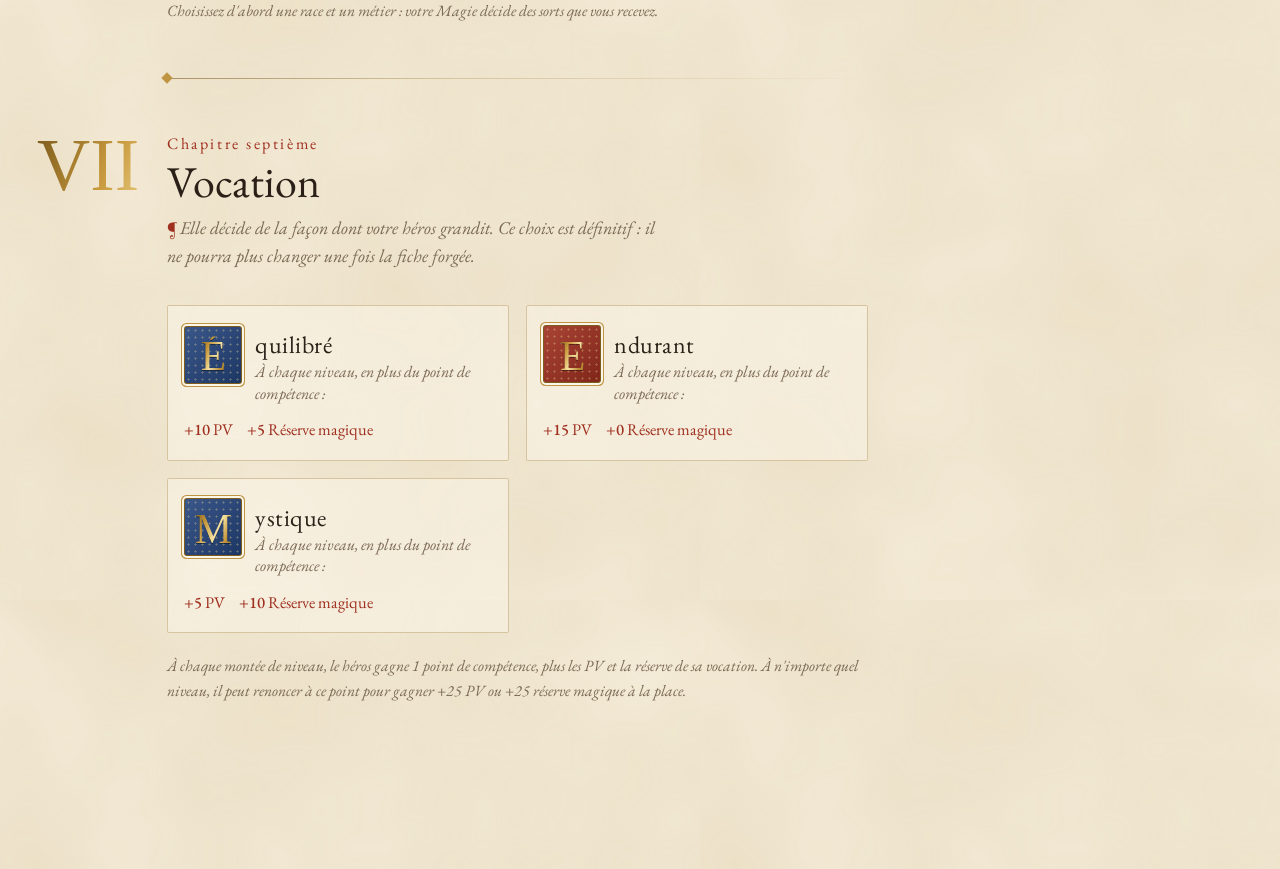
<file: creation.html>
<!DOCTYPE html>
<html lang="fr">
<head>
  <meta charset="UTF-8">
  <meta name="viewport" content="width=device-width, initial-scale=1.0">
  <title>Création de personnage — Codex des héros</title>
  <meta name="description" content="Créez votre héros : race, métier, royaume, sorts et portrait.">
  <meta name="theme-color" content="#f4ecd9">
  <link rel="icon" href="data:image/svg+xml,%3Csvg xmlns='http://www.w3.org/2000/svg' viewBox='0 0 32 32'%3E%3Crect width='32' height='32' rx='6' fill='%23f4ecd9'/%3E%3Cpath d='M16 3 L27 16 L16 29 L5 16 Z' fill='%23bf9443'/%3E%3Ccircle cx='16' cy='16' r='4.5' fill='%239f2f1f'/%3E%3C/svg%3E">
  <link rel="preconnect" href="https://fonts.googleapis.com">
  <link rel="preconnect" href="https://fonts.gstatic.com" crossorigin>
  <link href="https://fonts.googleapis.com/css2?family=EB+Garamond:ital,wght@0,400;0,500;0,600;1,400;1,500&family=IM+Fell+English:ital@0;1&family=IM+Fell+English+SC&family=IM+Fell+French+Canon&display=swap" rel="stylesheet">
  <link rel="stylesheet" href="css/codex.css">
  <link rel="stylesheet" href="css/creation.css">
  <link rel="stylesheet" href="css/codex-ajouts.css">
  <script>document.documentElement.classList.add('js');</script>
  <script src="js/commun.js" defer></script>
  <script src="js/regles.js" defer></script>
  <script src="js/telechargement.js" defer></script>
  <script src="js/creation.js" defer></script>
</head>
<body>

  <!-- Ornements réutilisables -->
  <svg width="0" height="0" style="position:absolute" aria-hidden="true" focusable="false">
    <symbol id="etoile" viewBox="0 0 48 48">
      <path d="M24 2 L28.5 16 L38 10 L32 19.5 L46 24 L32 28.5 L38 38 L28.5 32 L24 46 L19.5 32 L10 38 L16 28.5 L2 24 L16 19.5 L10 10 L19.5 16 Z"/>
    </symbol>
    <symbol id="de" viewBox="0 0 24 24">
      <rect x="3.5" y="3.5" width="17" height="17" rx="3.5" fill="none" stroke="currentColor" stroke-width="1.5"/>
      <circle cx="8.5" cy="8.5" r="1.4"/><circle cx="15.5" cy="8.5" r="1.4"/>
      <circle cx="12" cy="12" r="1.4"/>
      <circle cx="8.5" cy="15.5" r="1.4"/><circle cx="15.5" cy="15.5" r="1.4"/>
    </symbol>
    <symbol id="silhouette" viewBox="0 0 64 64">
      <circle cx="32" cy="24" r="11"/>
      <path d="M10 60 C12 44 22 38 32 38 C42 38 52 44 54 60 Z"/>
    </symbol>
    <symbol id="coche" viewBox="0 0 16 16">
      <path d="M3.5 8.5 L6.8 11.5 L12.5 4.5" fill="none" stroke="currentColor" stroke-width="1.8" stroke-linecap="round" stroke-linejoin="round"/>
    </symbol>
    <symbol id="telecharger" viewBox="0 0 24 24">
      <path d="M12 4 V15 M7 10.5 L12 15.5 L17 10.5 M5 19.5 H19" fill="none" stroke="currentColor" stroke-width="1.6" stroke-linecap="round" stroke-linejoin="round"/>
    </symbol>
  </svg>

  <!-- ═══ FRONTISPICE ═══ -->
  <header class="frontispice">
    <p class="surtitre frontispice-surtitre">Codex des héros</p>
    <h1 class="frontispice-titre"><span class="initiale-or">C</span>réation de personnage</h1>
    <svg class="fleuron fleuron--trace" viewBox="0 0 320 28" aria-hidden="true">
      <g fill="none" stroke="currentColor" stroke-width="1" stroke-linecap="round">
        <path d="M6 14 H110"/>
        <path d="M210 14 H314"/>
        <path d="M118 14 C128 14 132 5 142 5 C148 5 150 10 146 12"/>
        <path d="M118 14 C128 14 132 23 142 23 C148 23 150 18 146 16"/>
        <path d="M202 14 C192 14 188 5 178 5 C172 5 170 10 174 12"/>
        <path d="M202 14 C192 14 188 23 178 23 C172 23 170 18 174 16"/>
      </g>
      <g fill="currentColor" class="fleuron-pierres">
        <circle cx="3" cy="14" r="1.8"/><circle cx="317" cy="14" r="1.8"/>
        <path d="M114 11 L117 14 L114 17 L111 14 Z"/>
        <path d="M206 11 L209 14 L206 17 L203 14 Z"/>
        <path d="M160 3 L168 14 L160 25 L152 14 Z"/>
        <circle cx="146" cy="14" r="1.6"/><circle cx="174" cy="14" r="1.6"/>
      </g>
    </svg>
    <p class="frontispice-devise">Choisissez votre race, forgez votre destin et entrez dans la légende.</p>
    <p class="frontispice-regles"><a class="lien" href="index.html">Relire les règles du jeu</a></p>
  </header>

  <div class="mise-en-page">

    <main class="chapitres" id="contenu">

      <!-- I. IDENTITÉ -->
      <section class="chapitre revele" id="ch-identite" aria-labelledby="t-identite">
        <span class="chapitre-num or" aria-hidden="true">I</span>
        <div class="chapitre-corps">
          <p class="surtitre">Chapitre premier</p>
          <h2 class="chapitre-titre" id="t-identite">Identité</h2>
          <p class="glose">Le nom que les bardes chanteront, et la terre qui vous a vu naître.</p>

          <div class="champs">
            <label class="champ champ--large">
              <span class="champ-libelle">Prénom <span class="requis" aria-hidden="true">*</span></span>
              <input type="text" id="prenom" required autocomplete="off" placeholder="Voryn">
            </label>
            <label class="champ champ--large">
              <span class="champ-libelle">Nom <span class="requis" aria-hidden="true">*</span></span>
              <input type="text" id="nom" required autocomplete="off" placeholder="Ashbane">
            </label>
            <label class="champ">
              <span class="champ-libelle">Âge <span class="requis" aria-hidden="true">*</span></span>
              <input type="text" id="age" required autocomplete="off" inputmode="numeric" placeholder="28 hivers">
            </label>
            <label class="champ">
              <span class="champ-libelle">Genre <span class="requis" aria-hidden="true">*</span></span>
              <input type="text" id="genre" required autocomplete="off" placeholder="Masculin, féminin…">
            </label>
          </div>
        </div>
      </section>

      <!-- II. PORTRAIT & APPARENCE -->
      <section class="chapitre revele" id="ch-portrait" aria-labelledby="t-portrait">
        <span class="chapitre-num or" aria-hidden="true">II</span>
        <div class="chapitre-corps">
          <p class="surtitre">Chapitre second</p>
          <h2 class="chapitre-titre" id="t-portrait">Portrait &amp; apparence</h2>
          <p class="glose">Facultatif — mais un visage aide les autres à vous reconnaître autour de la table.</p>

          <div class="portrait-apparence">
            <div class="portrait-bloc">
              <button type="button" class="medaillon medaillon--portrait" id="portraitBouton" aria-label="Importer un portrait">
                <span class="medaillon-interieur" id="imagePreview">
                  <span class="portrait-vide">
                    <svg viewBox="0 0 64 64" aria-hidden="true"><use href="#silhouette"/></svg>
                    <span>Ajouter un portrait</span>
                  </span>
                </span>
              </button>
              <p class="note">JPG, PNG ou WebP</p>
              <button type="button" class="lien" id="retirerPortrait" hidden>Retirer le portrait</button>
              <input type="file" id="imageInput" accept="image/*" hidden>
            </div>

            <div class="apparence-bloc">
              <div class="apparence-tete">
                <label for="description" class="champ-libelle">Apparence</label>
                <button type="button" class="bouton bouton--petit" id="btnDes">
                  <svg class="icone de" viewBox="0 0 24 24" aria-hidden="true"><use href="#de"/></svg>
                  Laisser les dés décider
                </button>
              </div>
              <textarea id="description" class="lignes" rows="7"
                placeholder="Taille, carrure, chevelure, regard, tenue, signes distinctifs…"></textarea>
            </div>
          </div>
        </div>
      </section>

      <!-- III. RACE -->
      <section class="chapitre revele" id="ch-race" aria-labelledby="t-race">
        <span class="chapitre-num or" aria-hidden="true">III</span>
        <div class="chapitre-corps">
          <p class="surtitre">Chapitre troisième</p>
          <h2 class="chapitre-titre" id="t-race">Race</h2>
          <p class="glose">Ouvrez une enluminure pour lire la chronique d'un peuple, puis choisissez le vôtre.</p>
          <div class="races" id="raceGrid"></div>
        </div>
      </section>

      <!-- IV. MÉTIER -->
      <section class="chapitre revele" id="ch-metier" aria-labelledby="t-metier">
        <span class="chapitre-num or" aria-hidden="true">IV</span>
        <div class="chapitre-corps">
          <p class="surtitre">Chapitre quatrième</p>
          <h2 class="chapitre-titre" id="t-metier">Métier</h2>
          <p class="glose">Le métier affûte les talents de votre race et vous confère un don singulier.</p>
          <div class="metiers" id="metierGrid"></div>
        </div>
      </section>

      <!-- V. ROYAUME D'ORIGINE (ajout) -->
      <section class="chapitre revele" id="ch-royaume" aria-labelledby="t-royaume">
        <span class="chapitre-num or" aria-hidden="true">V</span>
        <div class="chapitre-corps">
          <p class="surtitre">Chapitre cinquième</p>
          <h2 class="chapitre-titre" id="t-royaume">Royaume d'origine</h2>
          <p class="glose">Ouvrez un lieu pour lire sa chronique, puis choisissez celui où votre héros est né. Le choix est libre : toutes les races voyagent.</p>
          <div class="metiers" id="royaumeGrid"></div>
        </div>
      </section>

      <!-- VI. SORTS DE DÉPART (ajout) -->
      <section class="chapitre revele" id="ch-sorts" aria-labelledby="t-sorts">
        <span class="chapitre-num or" aria-hidden="true">VI</span>
        <div class="chapitre-corps">
          <p class="surtitre">Chapitre sixième</p>
          <h2 class="chapitre-titre" id="t-sorts">Sorts</h2>
          <p class="glose">Chaque palier de Magie atteint accorde un sort de son niveau : choisissez-le dans le catalogue, ou laissez la roue le tirer.</p>
          <div id="sortsCreation"></div>
        </div>
      </section>

      <!-- VII. VOCATION (ajout) -->
      <section class="chapitre revele" id="ch-vocation" aria-labelledby="t-vocation">
        <span class="chapitre-num or" aria-hidden="true">VII</span>
        <div class="chapitre-corps">
          <p class="surtitre">Chapitre septième</p>
          <h2 class="chapitre-titre" id="t-vocation">Vocation</h2>
          <p class="glose">Elle décide de la façon dont votre héros grandit. Ce choix est définitif : il ne pourra plus changer une fois la fiche forgée.</p>
          <div class="metiers" id="vocationGrid"></div>
          <p class="note" id="vocationRegle"></p>
        </div>
      </section>

    </main>

    <!-- ═══ REGISTRE (récapitulatif) ═══ -->
    <aside class="registre" id="registre" aria-labelledby="regNom">
      <div class="registre-cadre">
        <p class="surtitre">Registre</p>
        <div class="medaillon registre-portrait">
          <div class="medaillon-interieur" id="regPortrait">
            <span class="medaillon-initiales" id="regInitiales">?</span>
          </div>
        </div>
        <h2 class="registre-nom est-vide" id="regNom">Héros sans nom</h2>
        <p class="registre-lignee" id="regLignee">Race et métier à choisir</p>

        <ol class="etapes">
          <li data-etape="identite"><a href="#ch-identite">
            <span class="etape-marque"><svg viewBox="0 0 16 16" aria-hidden="true"><use href="#coche"/></svg></span>
            <span class="etape-nom">Identité</span><span class="etape-val">0/4</span></a></li>
          <li data-etape="race"><a href="#ch-race">
            <span class="etape-marque"><svg viewBox="0 0 16 16" aria-hidden="true"><use href="#coche"/></svg></span>
            <span class="etape-nom">Race</span><span class="etape-val">—</span></a></li>
          <li data-etape="metier"><a href="#ch-metier">
            <span class="etape-marque"><svg viewBox="0 0 16 16" aria-hidden="true"><use href="#coche"/></svg></span>
            <span class="etape-nom">Métier</span><span class="etape-val">—</span></a></li>
          <li data-etape="royaume"><a href="#ch-royaume">
            <span class="etape-marque"><svg viewBox="0 0 16 16" aria-hidden="true"><use href="#coche"/></svg></span>
            <span class="etape-nom">Royaume</span><span class="etape-val">—</span></a></li>
          <li data-etape="sorts"><a href="#ch-sorts">
            <span class="etape-marque"><svg viewBox="0 0 16 16" aria-hidden="true"><use href="#coche"/></svg></span>
            <span class="etape-nom">Sorts</span><span class="etape-val">—</span></a></li>
          <li data-etape="vocation"><a href="#ch-vocation">
            <span class="etape-marque"><svg viewBox="0 0 16 16" aria-hidden="true"><use href="#coche"/></svg></span>
            <span class="etape-nom">Vocation</span><span class="etape-val">—</span></a></li>
        </ol>

        <button type="button" class="sceller" id="createBtn">
          <span class="cire"><svg viewBox="0 0 48 48" aria-hidden="true"><use href="#etoile"/></svg></span>
          <span class="sceller-texte">
            <span class="sceller-titre">Forger la fiche</span>
            <span class="sceller-sous" id="regReste">5 étapes restantes</span>
          </span>
        </button>
        <button type="button" class="bouton bouton--petit registre-telecharger" id="btnTelecharger">
          <svg class="icone" viewBox="0 0 24 24" aria-hidden="true"><use href="#telecharger"/></svg>
          <span class="libelle">Télécharger ma fiche</span>
        </button>
        <p class="registre-alerte" id="errorMsg" role="alert" hidden></p>
      </div>
    </aside>

  </div>

  <!-- ═══ FOLIO : détail d'une race ═══ -->
  <dialog class="folio" id="raceModal" aria-labelledby="modalRaceTitle">
    <div class="folio-cadre">
      <button type="button" class="folio-fermer" data-fermer aria-label="Fermer">×</button>
      <div class="folio-navigation">
        <button type="button" class="folio-fleche" data-sens="-1" aria-label="Race précédente">‹</button>
        <span class="folio-position" aria-live="polite"></span>
        <button type="button" class="folio-fleche" data-sens="1" aria-label="Race suivante">›</button>
      </div>
      <div id="modalRaceContent"></div>
      <div class="folio-actions">
        <button type="button" class="bouton bouton--discret" data-fermer>Revenir au codex</button>
        <button type="button" class="bouton bouton--lapis" id="confirmRaceBtn">Choisir cette race</button>
      </div>
    </div>
  </dialog>

  <!-- ═══ FOLIO : détail d'un royaume (ajout, même composant que les races) ═══ -->
  <dialog class="folio" id="royaumeModal" aria-labelledby="modalRoyaumeTitle">
    <div class="folio-cadre">
      <button type="button" class="folio-fermer" data-fermer aria-label="Fermer">×</button>
      <div class="folio-navigation">
        <button type="button" class="folio-fleche" data-sens="-1" aria-label="Royaume précédent">‹</button>
        <span class="folio-position" aria-live="polite"></span>
        <button type="button" class="folio-fleche" data-sens="1" aria-label="Royaume suivant">›</button>
      </div>
      <div id="modalRoyaumeContent"></div>
      <div class="folio-actions">
        <button type="button" class="bouton bouton--discret" data-fermer>Revenir au codex</button>
        <button type="button" class="bouton bouton--lapis" id="confirmRoyaumeBtn">Choisir ce royaume</button>
      </div>
    </div>
  </dialog>

  <!-- ═══ FOLIO : catalogue des sorts d'un niveau (ajout) ═══ -->
  <dialog class="folio" id="catalogueModal" aria-labelledby="catalogueTitre">
    <div class="folio-cadre">
      <button type="button" class="folio-fermer" data-fermer aria-label="Fermer">×</button>
      <p class="surtitre">Grimoire</p>
      <h2 class="folio-titre" id="catalogueTitre">Catalogue des sorts</h2>
      <p class="note" id="catalogueNote"></p>
      <div class="cartes" id="catalogueSorts"></div>
      <div class="folio-actions">
        <button type="button" class="bouton bouton--discret" data-fermer>Revenir au codex</button>
      </div>
    </div>
  </dialog>

  <!-- ═══ FOLIO : recadrage du portrait ═══ -->
  <dialog class="folio folio--etroit" id="imageEditModal" aria-labelledby="t-editeur">
    <div class="folio-cadre">
      <button type="button" class="folio-fermer" data-fermer aria-label="Fermer">×</button>
      <p class="surtitre">Portrait</p>
      <h2 class="folio-titre" id="t-editeur">Ajuster le portrait</h2>
      <div class="editeur">
        <canvas id="imageCanvas"></canvas>
        <div class="editeur-masque" aria-hidden="true"><div class="crop-frame"></div></div>
      </div>
      <p class="note editeur-aide">Glissez pour déplacer · molette ou pincement pour zoomer</p>
      <div class="folio-actions">
        <button type="button" class="bouton bouton--discret" id="btnReinitialiser">Réinitialiser</button>
        <button type="button" class="bouton" data-fermer>Annuler</button>
        <button type="button" class="bouton bouton--lapis" id="btnAppliquer">Appliquer</button>
      </div>
    </div>
  </dialog>

</body>
</html>
</file>
<file: css/codex.css>
/* ═══════════════════════════════════════════════════════════════
   CODEX DES HÉROS — socle commun
   Vélin, encre ferro-gallique, vermillon, lapis-lazuli, feuille d'or.
   ═══════════════════════════════════════════════════════════════ */

:root {
  /* Vélin */
  --velin: #f4ecd9;
  --velin-clair: #fbf6ea;
  --velin-2: #ece1c8;
  --velin-3: #e0d0ae;
  --velin-ombre: #cbb78f;

  /* Encres */
  --encre: #2a2017;
  --encre-2: #4f4133;
  --encre-3: #7b6954;

  /* Filets */
  --filet: #d6c49f;
  --filet-fort: #ab9266;

  /* Pigments */
  --rubrique: #9f2f1f;
  --rubrique-fonce: #6f1d10;
  --lapis: #24447d;
  --lapis-fonce: #162c54;
  --vert-de-gris: #3c6a55;

  /* Or */
  --or-1: #7d5c1c;
  --or-2: #bf9443;
  --or-3: #f2dc96;
  --feuille-or: linear-gradient(115deg, #7b5a1c 0%, #c99a3e 18%, #f6e3a1 34%, #c3943a 48%, #8a6522 62%, #e6c677 80%, #8f6b25 100%);

  /* Textures (bruit SVG) */
  --grain: url("data:image/svg+xml,%3Csvg xmlns='http://www.w3.org/2000/svg' width='200' height='200'%3E%3Cfilter id='g'%3E%3CfeTurbulence type='fractalNoise' baseFrequency='.85' numOctaves='3' stitchTiles='stitch'/%3E%3CfeColorMatrix values='0 0 0 0 .32 0 0 0 0 .22 0 0 0 0 .1 0 0 0 .3 0'/%3E%3C/filter%3E%3Crect width='100%25' height='100%25' filter='url(%23g)'/%3E%3C/svg%3E");
  --nuages: url("data:image/svg+xml,%3Csvg xmlns='http://www.w3.org/2000/svg' width='700' height='700'%3E%3Cfilter id='n'%3E%3CfeTurbulence type='fractalNoise' baseFrequency='.006' numOctaves='3' seed='7' stitchTiles='stitch'/%3E%3CfeColorMatrix values='0 0 0 0 .55 0 0 0 0 .38 0 0 0 0 .15 0 0 0 .2 0'/%3E%3C/filter%3E%3Crect width='100%25' height='100%25' filter='url(%23n)'/%3E%3C/svg%3E");

  /* Typographie */
  --f-titre: 'IM Fell English', 'EB Garamond', Georgia, serif;
  --f-capitales: 'IM Fell English SC', 'EB Garamond', Georgia, serif;
  --f-lettrine: 'IM Fell French Canon', 'IM Fell English', Georgia, serif;
  --f-texte: 'EB Garamond', Garamond, Georgia, serif;
  /* Chiffres de jeu : alignés et à chasse fixe, pour se lire d'un coup d'œil */
  --f-chiffres: 'EB Garamond', Garamond, Georgia, serif;

  --ease: cubic-bezier(.2, .7, .2, 1);
  --ressort: cubic-bezier(.3, 1.6, .5, 1);
}

/* ─── Base ─────────────────────────────────────────────────────── */

*, *::before, *::after { box-sizing: border-box; }

html {
  -webkit-text-size-adjust: 100%;
  scroll-behavior: smooth;
  scrollbar-color: var(--filet-fort) transparent;
}

body {
  margin: 0;
  min-height: 100vh;
  font-family: var(--f-texte);
  font-size: 1.125rem;
  line-height: 1.55;
  color: var(--encre);
  background-color: var(--velin);
  background-image: var(--nuages);
  text-rendering: optimizeLegibility;
  -webkit-font-smoothing: antialiased;
  overflow-x: hidden;
}

/* Grain du vélin + vignette, fixés derrière le contenu */
body::before {
  content: "";
  position: fixed;
  inset: 0;
  z-index: -1;
  pointer-events: none;
  background-image:
    var(--grain),
    radial-gradient(ellipse 130% 100% at 50% 30%, transparent 50%, rgba(125, 86, 36, .22) 100%);
}

::selection { background: rgba(159, 47, 31, .18); }

img { max-width: 100%; }

h1, h2, h3, p { margin: 0; font-weight: 400; }

button { font: inherit; }

:focus-visible {
  outline: 2px solid var(--lapis);
  outline-offset: 4px;
}

.sr-only {
  position: absolute !important;
  width: 1px; height: 1px;
  padding: 0; margin: -1px;
  overflow: hidden; clip: rect(0 0 0 0);
  white-space: nowrap; border: 0;
}

/* ─── Typographie ──────────────────────────────────────────────── */

.surtitre {
  font-family: var(--f-capitales);
  font-size: 1rem;
  letter-spacing: .16em;
  color: var(--rubrique);
}

.or {
  background: var(--feuille-or);
  background-size: 220% 100%;
  background-position: 0% 50%;
  -webkit-background-clip: text;
  background-clip: text;
  color: transparent;
  -webkit-text-fill-color: transparent;
}

.initiale-or {
  font-family: var(--f-lettrine);
  font-size: 1.45em;
  line-height: .8;
  vertical-align: -.04em;
  padding-right: .02em;
  background: var(--feuille-or);
  background-size: 220% 100%;
  -webkit-background-clip: text;
  background-clip: text;
  color: transparent;
  -webkit-text-fill-color: transparent;
  animation: chatoie 3.2s .4s var(--ease) both;
}

@keyframes chatoie {
  from { background-position: 100% 50%; }
  to   { background-position: 0% 50%; }
}

/* Paragraphe ouvert par une lettrine rubriquée */
.texte-lettrine {
  font-size: 1.12rem;
  line-height: 1.6;
  color: var(--encre-2);
  text-align: justify;
  hyphens: auto;
}
.texte-lettrine::first-letter {
  float: left;
  font-family: var(--f-lettrine);
  font-size: 3.5em;
  line-height: .78;
  margin: .06em .1em 0 0;
  color: var(--rubrique);
}

/* Titre encadré de filets */
.titre-filet {
  display: flex;
  align-items: center;
  gap: .9rem;
  margin: 0 0 1.1rem;
  font-family: var(--f-capitales);
  font-size: 1.3rem;
  letter-spacing: .08em;
  color: var(--rubrique);
}
.titre-filet::before,
.titre-filet::after {
  content: "";
  flex: 1;
  height: 1px;
  background: linear-gradient(90deg, transparent, var(--filet-fort));
}
.titre-filet::after { background: linear-gradient(90deg, var(--filet-fort), transparent); }
.titre-filet--gauche::before { display: none; }

.note {
  font-style: italic;
  font-size: .98rem;
  color: var(--encre-3);
}

/* ─── Ornements ────────────────────────────────────────────────── */

.fleuron {
  display: block;
  width: min(300px, 72%);
  height: auto;
  margin: 0 auto;
  color: var(--or-2);
}

.icone {
  width: 1.15em;
  height: 1.15em;
  flex: none;
  fill: currentColor;
}

/* Lettrine enluminée (bloc de lapis ou de vermillon, lettre d'or) */
.lettrine-bloc {
  float: left;
  display: grid;
  place-items: center;
  width: 3.5rem;
  height: 3.5rem;
  margin: .2rem .85rem .3rem .1rem;
  border-radius: 2px;
  background-color: var(--lapis);
  background-image:
    radial-gradient(circle, rgba(242, 220, 150, .34) .8px, transparent 1.4px),
    linear-gradient(135deg, rgba(255, 255, 255, .1), rgba(0, 0, 0, .2));
  background-size: 7px 7px, 100% 100%;
  box-shadow:
    0 0 0 1px var(--or-1),
    0 0 0 3px var(--velin-clair),
    0 0 0 4px var(--or-2);
}
.lettrine-bloc--rubrique { background-color: var(--rubrique); }
.lettrine-bloc--vert { background-color: var(--vert-de-gris); }
.lettrine-bloc > span {
  font-family: var(--f-lettrine);
  font-size: 2.6rem;
  line-height: 1;
  transform: translateY(.06em);
  background: var(--feuille-or);
  background-size: 200% 100%;
  -webkit-background-clip: text;
  background-clip: text;
  color: transparent;
  -webkit-text-fill-color: transparent;
  filter: drop-shadow(0 1px 0 rgba(0, 0, 0, .4));
}

/* Ellipse tracée à la plume autour d'un mot choisi */
.cercle-encre {
  position: absolute;
  left: -14px;
  top: -9px;
  width: calc(100% + 28px);
  height: calc(100% + 18px);
  overflow: visible;
  pointer-events: none;
  color: var(--encre-choix, var(--rubrique));
}
.cercle-encre path {
  fill: none;
  stroke: currentColor;
  stroke-width: 1.7;
  stroke-linecap: round;
  stroke-dasharray: 1;
  stroke-dashoffset: 1;
  transition: stroke-dashoffset .7s var(--ease);
}

/* Niche en arc — accueille les illustrations de race */
.niche {
  position: relative;
  display: block;
  width: 100%;
  aspect-ratio: 3 / 4;
  overflow: hidden;
  border-radius: 50% 50% 4px 4px / 37.5% 37.5% 4px 4px;
  background: radial-gradient(ellipse 80% 62% at 50% 38%, #fbf5e7 0%, var(--velin-2) 62%, var(--velin-3) 100%);
  box-shadow:
    inset 0 0 0 1px var(--filet-fort),
    inset 0 0 0 5px rgba(251, 246, 234, .85),
    inset 0 0 0 6px var(--filet);
  transition: box-shadow .4s var(--ease);
}
.niche img {
  position: absolute;
  left: 7%;
  top: 9%;
  width: 86%;
  height: 88%;
  object-fit: contain;
  object-position: 50% 100%;
  mix-blend-mode: multiply;
}
.niche.a-fond img {
  left: 6px;
  top: 6px;
  width: calc(100% - 12px);
  height: calc(100% - 12px);
  object-fit: cover;
  object-position: 50% 25%;
  border-radius: 50% 50% 2px 2px / 37% 37% 2px 2px;
}
.niche.sans-image::after {
  content: attr(data-initiale);
  position: absolute;
  inset: 0;
  display: grid;
  place-items: center;
  font-family: var(--f-lettrine);
  font-size: 4.5rem;
  background: var(--feuille-or);
  -webkit-background-clip: text;
  background-clip: text;
  color: transparent;
  -webkit-text-fill-color: transparent;
}

/* Médaillon d'or — portraits */
.medaillon {
  position: relative;
  display: block;
  aspect-ratio: 1;
  padding: 5px;
  border: 0;
  border-radius: 50%;
  background: var(--feuille-or);
  background-size: 200% 200%;
  box-shadow:
    0 0 0 1px var(--or-1),
    0 18px 34px -20px rgba(60, 38, 12, .75);
  transition: background-position 1.2s var(--ease), transform .5s var(--ease);
}
.medaillon::after {
  content: "";
  position: absolute;
  inset: 5px;
  border-radius: 50%;
  pointer-events: none;
  box-shadow:
    inset 0 0 0 2px rgba(251, 246, 234, .85),
    inset 0 0 0 3px var(--or-1),
    inset 0 10px 22px rgba(40, 24, 8, .22);
}
.medaillon-interieur {
  display: grid;
  place-items: center;
  width: 100%;
  height: 100%;
  overflow: hidden;
  border-radius: 50%;
  background: radial-gradient(circle at 50% 38%, #fbf5e7, var(--velin-3));
}
.medaillon-interieur img {
  display: block;
  width: 100%;
  height: 100%;
  object-fit: cover;
}
.medaillon-initiales {
  font-family: var(--f-lettrine);
  font-size: 2.6rem;
  color: var(--velin-ombre);
}

/* Sceau de cire */
.cire {
  position: relative;
  display: grid;
  place-items: center;
  flex: none;
  width: 4.2rem;
  height: 4.2rem;
  border-radius: 47% 53% 49% 51% / 52% 46% 54% 48%;
  background: radial-gradient(circle at 34% 30%, #d4583f 0%, #a52b1a 36%, #7a1a0e 70%, #561008 100%);
  box-shadow:
    inset -3px -4px 8px rgba(0, 0, 0, .35),
    inset 3px 3px 6px rgba(255, 170, 140, .35),
    0 4px 10px -2px rgba(90, 20, 10, .5);
}
.cire::before {
  content: "";
  position: absolute;
  inset: 17%;
  border-radius: 50%;
  box-shadow:
    inset 0 0 0 2px rgba(60, 8, 4, .45),
    0 0 0 1px rgba(255, 160, 130, .22);
}
.cire svg {
  width: 46%;
  height: 46%;
  fill: #7e1b0f;
  filter: drop-shadow(1px 1px 0 rgba(255, 150, 120, .35)) drop-shadow(-1px -1px 0 rgba(40, 4, 2, .5));
}
.cire--mini {
  width: 2.3rem;
  height: 2.3rem;
}
.cire--mini::before { inset: 15%; box-shadow: inset 0 0 0 1px rgba(60, 8, 4, .45); }

/* ─── Boutons ──────────────────────────────────────────────────── */

.bouton {
  position: relative;
  display: inline-flex;
  align-items: center;
  justify-content: center;
  gap: .55rem;
  padding: .7rem 1.35rem .72rem;
  border: 1px solid var(--encre-2);
  border-radius: 2px;
  background: transparent;
  color: var(--encre);
  font-family: var(--f-capitales);
  font-size: 1.08rem;
  letter-spacing: .06em;
  line-height: 1.1;
  text-decoration: none;
  cursor: pointer;
  transition: background-color .25s, color .25s, border-color .25s, transform .25s var(--ease);
}
.bouton::after {
  content: "";
  position: absolute;
  inset: 3px;
  border: 1px solid currentColor;
  border-radius: 1px;
  opacity: .28;
  pointer-events: none;
}
.bouton:hover { background: var(--encre); color: var(--velin); border-color: var(--encre); }
.bouton:active { transform: translateY(1px); }

.bouton--lapis {
  background: var(--lapis);
  border-color: var(--lapis-fonce);
  color: var(--velin-clair);
}
.bouton--lapis::after { border-color: var(--or-3); opacity: .45; }
.bouton--lapis:hover { background: var(--lapis-fonce); border-color: var(--lapis-fonce); color: var(--or-3); }

.bouton--petit { padding: .5rem .95rem .52rem; font-size: .98rem; }

.bouton--discret { border-color: transparent; }
.bouton--discret::after { display: none; }
.bouton--discret:hover { background: rgba(42, 32, 23, .07); color: var(--encre); border-color: transparent; }

.lien {
  padding: 0;
  border: 0;
  background: none;
  color: var(--encre-3);
  font-style: italic;
  text-decoration: underline dotted;
  text-underline-offset: 3px;
  cursor: pointer;
}
.lien:hover { color: var(--rubrique); }

/* ─── Points de vie & magie ───────────────────────────────────── */

.vitaux {
  display: flex;
  flex-wrap: wrap;
  gap: 1rem 1.6rem;
}
.vital {
  display: flex;
  align-items: center;
  gap: .8rem;
}
.vital-medaillon {
  display: grid;
  place-items: center;
  width: 3.6rem;
  height: 3.6rem;
  border-radius: 50%;
  font-family: var(--f-chiffres);
  font-weight: 500;
  font-size: 1.3rem;
  font-variant-numeric: lining-nums tabular-nums;
  color: var(--velin-clair);
  text-shadow: 0 1px 0 rgba(0, 0, 0, .3);
  background: radial-gradient(circle at 34% 30%, #c8553e, var(--rubrique) 55%, var(--rubrique-fonce));
  box-shadow: 0 0 0 2px var(--velin-clair), 0 0 0 3px var(--or-2), 0 6px 14px -6px rgba(60, 20, 10, .5);
}
.vital--magie .vital-medaillon {
  background: radial-gradient(circle at 34% 30%, #4f70ad, var(--lapis) 55%, var(--lapis-fonce));
  box-shadow: 0 0 0 2px var(--velin-clair), 0 0 0 3px var(--or-2), 0 6px 14px -6px rgba(10, 20, 60, .5);
}
.vital-libelle {
  font-family: var(--f-capitales);
  font-size: 1rem;
  line-height: 1.15;
  color: var(--encre-2);
}

/* ─── Liste à points de conduite ──────────────────────────────── */

.liste-points {
  list-style: none;
  margin: 0;
  padding: 0;
  columns: 2;
  column-gap: 2.2rem;
}
.liste-points li {
  display: flex;
  align-items: baseline;
  gap: .4rem;
  padding: .16rem 0;
  break-inside: avoid;
}
.liste-points .nom { color: var(--encre-2); }
.points {
  flex: 1;
  min-width: .8rem;
  border-bottom: 1px dotted var(--filet-fort);
  transform: translateY(-.28em);
}
.liste-points .val {
  min-width: 1.6ch;
  text-align: right;
  font-family: var(--f-chiffres);
  font-weight: 500;
  font-size: 1.15rem;
  font-variant-numeric: lining-nums tabular-nums;
}
.liste-points .fort .nom,
.liste-points .fort .val { color: var(--rubrique); }

/* ─── Folio (fenêtre de dialogue) ─────────────────────────────── */

dialog.folio {
  width: min(920px, calc(100vw - 32px));
  max-width: none;
  max-height: calc(100vh - 32px);
  padding: 0;
  border: 0;
  border-radius: 2px;
  color: var(--encre);
  background-color: var(--velin);
  background-image: var(--grain), var(--nuages);
  box-shadow: 0 0 0 1px var(--filet-fort), 0 40px 90px -20px rgba(25, 14, 4, .7);
  overflow: auto;
  overscroll-behavior: contain;
}
dialog.folio[open] { animation: folio-ouvre .5s var(--ease); }
dialog.folio::backdrop {
  background: rgba(30, 19, 9, .58);
  -webkit-backdrop-filter: blur(3px);
  backdrop-filter: blur(3px);
}
@keyframes folio-ouvre {
  from { opacity: 0; transform: translateY(18px) scale(.985); }
}
.folio--etroit { width: min(560px, calc(100vw - 32px)) !important; }

.folio-cadre {
  position: relative;
  padding: clamp(28px, 5vw, 52px) clamp(20px, 5vw, 52px) clamp(22px, 4vw, 36px);
}
.folio-cadre::before {
  content: "";
  position: absolute;
  inset: 10px;
  border: 1px solid var(--filet-fort);
  outline: 1px solid var(--filet);
  outline-offset: -5px;
  pointer-events: none;
}

.folio-fermer {
  position: absolute;
  top: 18px;
  right: 18px;
  z-index: 2;
  display: grid;
  place-items: center;
  width: 2.5rem;
  height: 2.5rem;
  padding: 0;
  border: 1px solid var(--filet-fort);
  border-radius: 50%;
  background: var(--velin-clair);
  color: var(--encre-2);
  font-size: 1.5rem;
  line-height: 1;
  cursor: pointer;
  transition: background-color .25s, color .25s, border-color .25s, transform .35s var(--ease);
}
.folio-fermer:hover {
  background: var(--rubrique);
  border-color: var(--rubrique);
  color: var(--velin-clair);
  transform: rotate(90deg);
}

.folio-titre {
  font-family: var(--f-titre);
  font-size: clamp(2rem, 4.5vw, 2.9rem);
  line-height: 1.05;
  margin: .2rem 0 1.1rem;
}

.folio-actions {
  display: flex;
  flex-wrap: wrap;
  justify-content: flex-end;
  gap: .75rem;
  margin-top: 1.8rem;
  padding-top: 1.3rem;
  border-top: 1px solid var(--filet);
}

/* Détail d'une race (création et fiche) */
.race-detail {
  display: grid;
  grid-template-columns: minmax(190px, 270px) minmax(0, 1fr);
  gap: clamp(20px, 4vw, 46px);
  align-items: start;
}
.race-detail .niche { max-width: 270px; }
.race-detail .vitaux { margin: 1.5rem 0 1.8rem; }
.race-detail .titre-filet { font-size: 1.15rem; margin-bottom: .8rem; }

@media (max-width: 700px) {
  .race-detail { grid-template-columns: 1fr; }
  .race-detail .niche { width: min(210px, 64%); margin: 0 auto; }
  .race-detail .race-detail-texte { text-align: left; }
  .liste-points { columns: 1; }
  .folio-actions { justify-content: stretch; }
  .folio-actions .bouton { flex: 1 1 auto; }
}

/* ─── Panneaux d'état (erreur / vide) ─────────────────────────── */

.panneau {
  max-width: 620px;
  margin: 3rem auto;
  padding: clamp(28px, 5vw, 48px);
  text-align: center;
  background-color: var(--velin-clair);
  background-image: var(--grain);
  box-shadow: 0 0 0 1px var(--filet-fort), 0 30px 60px -30px rgba(40, 24, 8, .6);
  color: var(--encre);
}
.panneau h2 {
  font-family: var(--f-titre);
  font-size: 2rem;
  margin: .4rem 0 .9rem;
}
.panneau p { color: var(--encre-2); }
.panneau code {
  font-size: .9em;
  padding: .05em .35em;
  background: var(--velin-2);
  border-radius: 2px;
}
.panneau .bouton { margin-top: 1.5rem; }

/* ─── Apparition au défilement ────────────────────────────────── */

.js .revele {
  opacity: 0;
  transform: translateY(22px);
  transition: opacity .9s var(--ease), transform .9s var(--ease);
}
.js .revele.est-visible {
  opacity: 1;
  transform: none;
}

@keyframes monte {
  from { opacity: 0; transform: translateY(16px); }
}

@media (prefers-reduced-motion: reduce) {
  html { scroll-behavior: auto; }
  *, *::before, *::after {
    animation-duration: .01ms !important;
    animation-delay: 0s !important;
    transition-duration: .01ms !important;
    transition-delay: 0s !important;
  }
  .js .revele { opacity: 1; transform: none; }
}
</file>
<file: css/creation.css>
/* ═══════════════════════════════════════════════════════════════
   CODEX DES HÉROS — page de création
   ═══════════════════════════════════════════════════════════════ */

/* ─── Frontispice ──────────────────────────────────────────────── */

.frontispice {
  max-width: 900px;
  margin: 0 auto;
  padding: clamp(56px, 10vw, 120px) 16px clamp(24px, 5vw, 56px);
  text-align: center;
}
.frontispice > * { animation: monte 1s var(--ease) both; }
.frontispice > :nth-child(2) { animation-delay: .12s; }
.frontispice > :nth-child(3) { animation-delay: .24s; }
.frontispice > :nth-child(4) { animation-delay: .36s; }

.frontispice-surtitre {
  display: inline-flex;
  align-items: center;
  gap: .9rem;
}
.frontispice-surtitre::before,
.frontispice-surtitre::after {
  content: "";
  width: 2.6rem;
  height: 1px;
  background: currentColor;
  opacity: .5;
}

.frontispice-titre {
  margin: 1.1rem 0 1.5rem;
  font-family: var(--f-titre);
  font-size: clamp(2.7rem, 7.4vw, 5.4rem);
  line-height: 1;
  letter-spacing: -.01em;
  color: var(--encre);
}
.frontispice-titre .initiale-or { font-size: 1.55em; }

.fleuron--trace g:first-child path {
  stroke-dasharray: 120;
  stroke-dashoffset: 120;
  animation: trace 1.8s .45s var(--ease) forwards;
}
.fleuron--trace .fleuron-pierres {
  transform-origin: 50% 50%;
  animation: monte .8s 1.1s var(--ease) both;
}
@keyframes trace { to { stroke-dashoffset: 0; } }

.frontispice-devise {
  margin-top: 1.4rem;
  font-style: italic;
  font-size: clamp(1.15rem, 2.2vw, 1.4rem);
  color: var(--encre-2);
}

/* ─── Mise en page : chapitres + registre ─────────────────────── */

.mise-en-page {
  display: grid;
  grid-template-columns: minmax(0, 1fr) 310px;
  gap: clamp(28px, 4vw, 72px);
  max-width: 1300px;
  margin: 0 auto;
  padding: 0 clamp(16px, 4vw, 56px) 7rem;
}

/* ─── Chapitres ────────────────────────────────────────────────── */

.chapitre {
  position: relative;
  display: grid;
  grid-template-columns: 5.5rem minmax(0, 1fr);
  column-gap: 1.75rem;
  padding: 3.4rem 0;
  scroll-margin-top: 1rem;
}
.chapitre + .chapitre::before {
  content: "";
  position: absolute;
  top: 0;
  left: 7.25rem;
  right: 0;
  height: 1px;
  background: linear-gradient(90deg, var(--filet-fort), var(--filet) 40%, transparent);
}
.chapitre + .chapitre::after {
  content: "";
  position: absolute;
  top: -4px;
  left: calc(7.25rem - 4px);
  width: 8px;
  height: 8px;
  transform: rotate(45deg);
  background: var(--or-2);
}

.chapitre-num {
  font-family: var(--f-lettrine);
  font-size: 4.6rem;
  line-height: .9;
  text-align: right;
  user-select: none;
}
.chapitre.est-visible .chapitre-num { animation: chatoie 2.6s .2s var(--ease) both; }

.chapitre-titre {
  margin: .15rem 0 .55rem;
  font-family: var(--f-titre);
  font-size: clamp(2rem, 3.6vw, 2.75rem);
  line-height: 1.05;
}

.glose {
  max-width: 56ch;
  font-style: italic;
  color: var(--encre-3);
}
.glose::before {
  content: "¶\2009";
  font-style: normal;
  color: var(--rubrique);
}

/* ─── I. Champs d'identité ─────────────────────────────────────── */

.champs {
  display: grid;
  grid-template-columns: repeat(6, minmax(0, 1fr));
  gap: 1.6rem 1.8rem;
  margin-top: 2rem;
}
.champ { grid-column: span 2; display: flex; flex-direction: column; gap: .1rem; }
.champ--large { grid-column: span 3; }

.champ-libelle {
  font-family: var(--f-capitales);
  font-size: 1rem;
  letter-spacing: .06em;
  color: var(--encre-2);
}
.requis { color: var(--rubrique); }

.champ input {
  width: 100%;
  padding: .3rem .1rem .4rem;
  border: 0;
  border-bottom: 1px solid var(--filet-fort);
  border-radius: 0;
  background: transparent;
  color: var(--encre);
  font-family: var(--f-titre);
  font-size: 1.4rem;
  transition: border-color .25s, box-shadow .25s;
}
.champ input::placeholder {
  color: var(--encre-3);
  opacity: .5;
  font-style: italic;
}
.champ input:focus {
  outline: none;
  border-bottom-color: var(--lapis);
  box-shadow: 0 1px 0 0 var(--lapis);
}
.champ.manque input {
  border-bottom-color: var(--rubrique);
  box-shadow: 0 1px 0 0 var(--rubrique);
}
.champ.manque .champ-libelle { color: var(--rubrique); }

/* ─── II. Portrait & apparence ─────────────────────────────────── */

.portrait-apparence {
  display: grid;
  grid-template-columns: 220px minmax(0, 1fr);
  gap: clamp(24px, 4vw, 48px);
  align-items: start;
  margin-top: 2rem;
}
.portrait-bloc {
  display: flex;
  flex-direction: column;
  align-items: center;
  gap: .55rem;
  text-align: center;
}
.medaillon--portrait {
  width: min(210px, 100%);
  cursor: pointer;
}
.medaillon--portrait:hover {
  background-position: 100% 100%;
  transform: rotate(-2deg) scale(1.02);
}
.portrait-vide {
  display: flex;
  flex-direction: column;
  align-items: center;
  gap: .35rem;
  color: var(--encre-3);
  font-family: var(--f-capitales);
  font-size: 1rem;
  line-height: 1.15;
}
.portrait-vide svg {
  width: 44%;
  height: auto;
  fill: var(--velin-ombre);
  transition: fill .3s;
}
.medaillon--portrait:hover .portrait-vide svg { fill: var(--filet-fort); }

.apparence-tete {
  display: flex;
  flex-wrap: wrap;
  align-items: center;
  justify-content: space-between;
  gap: .6rem 1rem;
  margin-bottom: .6rem;
}
#btnDes.lance .de { animation: roule .7s var(--ressort); }
@keyframes roule {
  from { transform: rotate(0) scale(1); }
  60%  { transform: rotate(300deg) scale(1.2); }
  to   { transform: rotate(360deg) scale(1); }
}

textarea.lignes {
  display: block;
  width: 100%;
  min-height: 15rem;
  padding: 0 .3rem;
  border: 0;
  border-radius: 0;
  resize: vertical;
  color: var(--encre);
  font-family: var(--f-titre);
  font-size: 1.22rem;
  line-height: 2.1rem;
  background-color: transparent;
  background-image: linear-gradient(transparent calc(2.1rem - 1px), var(--filet) calc(2.1rem - 1px));
  background-size: 100% 2.1rem;
  background-attachment: local;
}
textarea.lignes::placeholder { color: var(--encre-3); opacity: .5; font-style: italic; }
textarea.lignes:focus {
  outline: none;
  background-image: linear-gradient(transparent calc(2.1rem - 1px), var(--filet-fort) calc(2.1rem - 1px));
}

/* ─── III. Races ───────────────────────────────────────────────── */

.races {
  display: grid;
  grid-template-columns: repeat(auto-fill, minmax(168px, 1fr));
  gap: 2.4rem 1.4rem;
  margin-top: 2.2rem;
}

.race,
.metier,
.mot {
  margin: 0;
  padding: 0;
  border: 0;
  background: none;
  color: inherit;
  font: inherit;
  text-align: inherit;
  cursor: pointer;
  -webkit-tap-highlight-color: transparent;
}

.race {
  position: relative;
  display: flex;
  flex-direction: column;
  align-items: center;
  text-align: center;
  padding: 0 .2rem .4rem;
}
.est-visible .race { animation: monte .8s var(--ease) both; animation-delay: calc(var(--i) * 45ms); }

.race .niche img {
  filter: sepia(.2) saturate(.9);
  transition: transform .7s var(--ease), filter .7s var(--ease);
}
.race:hover .niche img,
.race:focus-visible .niche img {
  transform: translateY(-5px) scale(1.04);
  filter: none;
}
.race:hover .niche.a-fond img,
.race:focus-visible .niche.a-fond img { transform: scale(1.04); }
.race:hover .niche {
  box-shadow:
    inset 0 0 0 1px var(--or-1),
    inset 0 0 0 5px rgba(251, 246, 234, .85),
    inset 0 0 0 6px var(--or-2);
}

.race-nom {
  margin-top: .8rem;
  font-family: var(--f-capitales);
  font-size: 1.35rem;
  line-height: 1.1;
  color: var(--encre);
  transition: color .3s;
}
.race:hover .race-nom { color: var(--rubrique); }

.race-resume {
  display: -webkit-box;
  margin-top: .35rem;
  overflow: hidden;
  -webkit-box-orient: vertical;
  -webkit-line-clamp: 3;
  font-style: italic;
  font-size: .98rem;
  line-height: 1.35;
  color: var(--encre-3);
}

.race-chiffres {
  display: flex;
  gap: .9rem;
  margin-top: .55rem;
  font-family: var(--f-capitales);
  font-size: .92rem;
  color: var(--encre-3);
}
.race-chiffres b {
  font-family: var(--f-chiffres);
  font-weight: 500;
  font-size: 1rem;
  font-variant-numeric: lining-nums;
  color: var(--encre);
}

.race.est-choisie .niche {
  box-shadow:
    inset 0 0 0 2px var(--lapis),
    inset 0 0 0 6px rgba(251, 246, 234, .9),
    inset 0 0 0 7px var(--or-2);
}
.race.est-choisie .niche img { filter: none; }
.race.est-choisie .race-nom { color: var(--lapis); }

/* Petit sceau de sélection */
.race .cire--mini,
.metier .cire--mini {
  position: absolute;
  z-index: 1;
  transform: scale(0) rotate(-40deg);
  transition: transform .5s var(--ressort);
}
.race .cire--mini { top: -.5rem; right: .4rem; }
.metier .cire--mini { top: -.7rem; right: -.5rem; }
.race.est-choisie .cire--mini,
.metier[aria-pressed="true"] .cire--mini { transform: scale(1) rotate(-10deg); }

/* ─── IV. Métiers ──────────────────────────────────────────────── */

.metiers {
  display: grid;
  grid-template-columns: repeat(auto-fill, minmax(255px, 1fr));
  gap: 1.1rem;
  margin-top: 2.2rem;
}

.metier {
  position: relative;
  display: flow-root;
  padding: 1.15rem 1.2rem 1.15rem 1.05rem;
  border-radius: 2px;
  background-color: rgba(251, 246, 234, .5);
  box-shadow: inset 0 0 0 1px var(--filet);
  transition: background-color .3s, box-shadow .3s, transform .35s var(--ease);
}
.est-visible .metier { animation: monte .8s var(--ease) both; animation-delay: calc(var(--i) * 40ms); }
.metier:hover {
  background-color: rgba(251, 246, 234, .92);
  box-shadow: inset 0 0 0 1px var(--filet-fort), 0 14px 26px -20px rgba(60, 38, 12, .55);
  transform: translateY(-2px);
}
.metier[aria-pressed="true"] {
  background-color: var(--velin-clair);
  box-shadow:
    inset 0 0 0 1px var(--or-1),
    inset 0 0 0 4px var(--velin-clair),
    inset 0 0 0 5px var(--or-2),
    0 16px 30px -20px rgba(60, 38, 12, .6);
}

.metier-nom {
  display: block;
  padding-top: .5rem;
  font-family: var(--f-capitales);
  font-size: 1.5rem;
  line-height: 1.05;
  letter-spacing: .02em;
  color: var(--encre);
}
.metier-resume {
  display: block;
  margin-top: .25rem;
  font-style: italic;
  font-size: 1rem;
  line-height: 1.35;
  color: var(--encre-3);
}
.metier-bonus {
  display: flex;
  flex-wrap: wrap;
  gap: .2rem .9rem;
  clear: both;
  padding-top: .8rem;
  font-family: var(--f-capitales);
  font-size: 1.02rem;
  color: var(--rubrique);
}
.metier-bonus b {
  font-family: var(--f-chiffres);
  font-weight: 500;
  font-variant-numeric: lining-nums;
}
.metier-don {
  display: block;
  margin-top: .7rem;
  padding-top: .65rem;
  border-top: 1px solid var(--filet);
  font-size: 1rem;
  line-height: 1.4;
  color: var(--encre-2);
}
.metier-don-nom {
  display: flex;
  align-items: center;
  gap: .5rem;
  font-family: var(--f-titre);
  font-style: italic;
  font-size: 1.1rem;
  color: var(--encre);
}
.metier-don-nom::before {
  content: "";
  flex: none;
  width: 6px;
  height: 6px;
  transform: rotate(45deg);
  background: var(--or-2);
}
.metier-don-effet {
  display: block;
  font-style: italic;
}

/* ─── V. Tempérament ───────────────────────────────────────────── */

.temperament {
  display: grid;
  grid-template-columns: repeat(2, minmax(0, 1fr));
  gap: 2.2rem 3.2rem;
  margin-top: 2.2rem;
}
.temperament fieldset {
  min-width: 0;
  margin: 0;
  padding: 0;
  border: 0;
}
.temperament legend {
  display: flex;
  align-items: center;
  gap: .7rem;
  width: 100%;
  margin-bottom: 1rem;
  padding: 0;
  font-family: var(--f-capitales);
  font-size: 1.2rem;
  letter-spacing: .08em;
}
.temperament legend::after {
  content: "";
  flex: 1;
  height: 1px;
  background: currentColor;
  opacity: .3;
}
.vertus { --encre-choix: var(--vert-de-gris); }
.vices  { --encre-choix: var(--rubrique); }
.temperament legend { color: var(--encre-choix); }

.mots {
  display: flex;
  flex-wrap: wrap;
  gap: 1rem 1.7rem;
  padding: .35rem .7rem;
}
.mot {
  position: relative;
  padding: .1rem .2rem;
  font-family: var(--f-titre);
  font-style: italic;
  font-size: 1.36rem;
  line-height: 1.2;
  color: var(--encre-2);
  transition: color .25s;
}
.mot:hover { color: var(--encre); }
.mot[aria-pressed="true"] { color: var(--encre-choix); }

.mot[aria-pressed="true"] .cercle-encre path { stroke-dashoffset: 0; }

/* ─── Registre ─────────────────────────────────────────────────── */

.registre {
  position: sticky;
  top: 24px;
  align-self: start;
  margin-top: 3.4rem;
  animation: monte 1s .5s var(--ease) both;
}
.registre-cadre {
  position: relative;
  padding: 1.9rem 1.5rem 1.5rem;
  text-align: center;
  background-color: var(--velin-clair);
  background-image: var(--grain);
  box-shadow:
    0 0 0 1px var(--filet-fort),
    0 30px 50px -34px rgba(60, 38, 12, .65);
}
.registre-cadre::before {
  content: "";
  position: absolute;
  inset: 6px;
  border: 1px solid var(--filet);
  pointer-events: none;
}

.registre-portrait {
  width: 96px;
  margin: .9rem auto .8rem;
}
.registre-portrait .medaillon-initiales {
  font-size: 2.2rem;
  color: var(--filet-fort);
}

.registre-nom {
  font-family: var(--f-titre);
  font-size: 1.65rem;
  line-height: 1.1;
  overflow-wrap: anywhere;
}
.registre-nom.est-vide { color: var(--encre-3); font-style: italic; }
.registre-lignee {
  margin-top: .3rem;
  font-family: var(--f-capitales);
  font-size: 1.02rem;
  color: var(--rubrique);
}

.etapes {
  list-style: none;
  margin: 1.4rem 0 0;
  padding: .4rem 0 0;
  text-align: left;
  border-top: 1px solid var(--filet);
}
.etapes a {
  display: flex;
  align-items: center;
  gap: .7rem;
  padding: .45rem .2rem;
  border-bottom: 1px dotted var(--filet);
  color: var(--encre-2);
  text-decoration: none;
  transition: color .2s;
}
.etapes li:last-child a { border-bottom: 0; }
.etapes a:hover { color: var(--encre); }
.etapes a:hover .etape-nom { text-decoration: underline dotted; text-underline-offset: 3px; }

.etape-marque {
  position: relative;
  display: grid;
  place-items: center;
  flex: none;
  width: 1.15rem;
  height: 1.15rem;
}
.etape-marque::before {
  content: "";
  position: absolute;
  inset: 3px;
  transform: rotate(45deg);
  border: 1px solid var(--filet-fort);
  transition: background .3s, border-color .3s, inset .3s;
}
.etape-marque svg {
  position: relative;
  width: 100%;
  height: 100%;
  color: var(--velin-clair);
  opacity: 0;
  transform: scale(.4);
  transition: opacity .3s, transform .4s var(--ressort);
}
.est-faite .etape-marque::before {
  inset: 0;
  border-color: var(--or-1);
  background: var(--feuille-or);
}
.est-faite .etape-marque svg { opacity: 1; transform: scale(.78); color: #3a2608; }

.etape-nom { font-family: var(--f-capitales); font-size: 1.05rem; }
.etape-val {
  margin-left: auto;
  font-variant-numeric: lining-nums;
  max-width: 55%;
  overflow: hidden;
  white-space: nowrap;
  text-overflow: ellipsis;
  font-style: italic;
  color: var(--encre-3);
}
.est-faite .etape-val { color: var(--encre); }

.etapes .manque a,
.etapes .manque .etape-val { color: var(--rubrique); }
.etapes .manque .etape-marque::before { border-color: var(--rubrique); }

/* Bouton-sceau */
.sceller {
  display: flex;
  align-items: center;
  gap: 1rem;
  width: 100%;
  margin-top: 1.4rem;
  padding: .55rem 1.1rem .55rem .55rem;
  border: 1px solid var(--filet-fort);
  border-radius: 999px;
  background: transparent;
  color: var(--encre);
  text-align: left;
  cursor: pointer;
  transition: background-color .3s, border-color .3s;
}
.sceller:hover { background-color: rgba(159, 47, 31, .06); border-color: var(--rubrique); }
.sceller .cire { transition: transform .5s var(--ressort); }
.sceller:hover .cire { transform: rotate(-12deg) scale(1.05); }
.sceller.tamponne .cire { animation: tampon .65s var(--ease); }
@keyframes tampon {
  0%   { transform: scale(1); }
  35%  { transform: scale(.8) rotate(-16deg); }
  65%  { transform: scale(1.14) rotate(4deg); }
  100% { transform: scale(1) rotate(0); }
}

.sceller-texte { display: flex; flex-direction: column; }
.sceller-titre {
  font-family: var(--f-capitales);
  font-size: 1.3rem;
  line-height: 1.1;
  letter-spacing: .03em;
}
.sceller-sous {
  font-style: italic;
  font-size: .98rem;
  color: var(--encre-3);
}
.sceller.est-pret { border-color: var(--rubrique); }
.sceller.est-pret .sceller-sous { color: var(--vert-de-gris); }

.registre-alerte {
  margin-top: 1rem;
  padding: .7rem .8rem;
  font-style: italic;
  font-size: 1rem;
  line-height: 1.4;
  color: var(--rubrique);
  background: rgba(159, 47, 31, .06);
  border-left: 2px solid var(--rubrique);
  text-align: left;
  animation: monte .4s var(--ease) both;
}

/* ─── Éditeur de portrait ─────────────────────────────────────── */

.editeur {
  position: relative;
  height: min(380px, 55vh);
  margin-top: .4rem;
  overflow: hidden;
  border-radius: 2px;
  background: #24180f;
  box-shadow: inset 0 0 0 1px var(--filet-fort);
}
#imageCanvas {
  display: block;
  width: 100%;
  height: 100%;
  cursor: grab;
  touch-action: none;
}
#imageCanvas:active { cursor: grabbing; }
.editeur-masque {
  position: absolute;
  inset: 0;
  display: grid;
  place-items: center;
  pointer-events: none;
}
.crop-frame {
  width: min(300px, 78%, 47vh);
  aspect-ratio: 1;
  border-radius: 50%;
  outline: 2px solid var(--or-2);
  box-shadow: 0 0 0 9999px rgba(24, 15, 7, .62);
}
.editeur-aide { margin-top: .7rem; text-align: center; }

/* ─── Adaptations ──────────────────────────────────────────────── */

@media (max-width: 1100px) {
  .mise-en-page { grid-template-columns: minmax(0, 1fr); }
  .registre {
    position: static;
    width: min(480px, 100%);
    margin: 1rem auto 0;
  }
}

@media (max-width: 760px) {
  .chapitre {
    grid-template-columns: minmax(0, 1fr);
    padding: 2.6rem 0;
  }
  .chapitre-num {
    font-size: 3rem;
    text-align: left;
    margin-bottom: .2rem;
  }
  .chapitre + .chapitre::before { left: 0; }
  .chapitre + .chapitre::after { left: -4px; }

  .champs { grid-template-columns: repeat(2, minmax(0, 1fr)); gap: 1.4rem 1.2rem; }
  .champ, .champ--large { grid-column: span 1; }
  .champ:last-child { grid-column: span 2; }

  .portrait-apparence { grid-template-columns: minmax(0, 1fr); }
  .temperament { grid-template-columns: minmax(0, 1fr); }
}

@media (max-width: 480px) {
  .races { grid-template-columns: repeat(2, minmax(0, 1fr)); gap: 2rem 1rem; }
  .race-nom { font-size: 1.2rem; }
  .race-resume { font-size: .92rem; }
  .metiers { grid-template-columns: minmax(0, 1fr); }
  .champs { grid-template-columns: minmax(0, 1fr); }
  .champ:last-child { grid-column: span 1; }
  .mots { gap: .9rem 1.4rem; padding-inline: .5rem; }
}
</file>
<file: css/codex-ajouts.css>
/* ═══════════════════════════════════════════════════════════════
   CODEX DES HÉROS — ajouts : royaume d'origine, sorts, téléchargement
   Ce fichier n'écrase aucune règle existante : il ne fait que compléter
   les composants du site (variables, .champ, .lettrine-bloc, .bouton…).
   ═══════════════════════════════════════════════════════════════ */

/* ─── Champs : listes déroulantes et zones de texte ───────────── */

.champ select,
.champ textarea {
  width: 100%;
  padding: .3rem .1rem .4rem;
  border: 0;
  border-bottom: 1px solid var(--filet-fort);
  border-radius: 0;
  background-color: transparent;
  color: var(--encre);
  font-family: var(--f-titre);
  font-size: 1.25rem;
  transition: border-color .25s, box-shadow .25s;
}
.champ select {
  padding-right: 1.6rem;
  cursor: pointer;
  -webkit-appearance: none;
  appearance: none;
  background-image: url("data:image/svg+xml,%3Csvg xmlns='http://www.w3.org/2000/svg' viewBox='0 0 12 8'%3E%3Cpath d='M1 1.5 L6 6.5 L11 1.5' fill='none' stroke='%237b6954' stroke-width='1.4'/%3E%3C/svg%3E");
  background-repeat: no-repeat;
  background-position: right .2rem center;
  background-size: .8rem;
}
.champ select option { font-family: var(--f-texte); font-size: 1rem; color: var(--encre); }
.champ textarea { min-height: 5rem; resize: vertical; font-size: 1.15rem; line-height: 1.5; }
.champ select:focus,
.champ textarea:focus {
  outline: none;
  border-bottom-color: var(--lapis);
  box-shadow: 0 1px 0 0 var(--lapis);
}
.champ--plein { grid-column: 1 / -1; }
.champ--compact .champ-libelle { font-size: .9rem; }
.champ--compact input,
.champ--compact select { font-size: 1.12rem; padding: .15rem .1rem .25rem; }

/* Boutons désactivés */
.bouton:disabled {
  opacity: .42;
  cursor: not-allowed;
  pointer-events: none;
}

/* Le dé tourne aussi sur les nouveaux boutons « Tirer à la roue » */
.lance .de { animation: roule .7s var(--ressort); }

/* Chiffres romains plus larges (VI, VII) : ils débordent dans la marge
   au lieu d'être coupés. Sans effet visible sur les chapitres I à V. */
@media (min-width: 761px) {
  .chapitre-num { justify-self: end; white-space: nowrap; }
}

/* ─── Identité : quatre champs (l'origine vient du royaume, ch. VI) ─ */

@media (min-width: 761px) {
  #ch-identite .champ { grid-column: span 3; }
}
@media (max-width: 760px) {
  #ch-identite .champ:last-child { grid-column: span 1; }
}

/* ─── Royaume d'origine : fenêtre de détail (même folio que les races) ─ */

/* La lettrine reste dans son paragraphe, même quand le texte est court. */
#royaumeModal .texte-lettrine { display: flow-root; }
#royaumeModal .titre-filet { margin-top: 1.7rem; }
#royaumeModal .glose { max-width: none; margin-top: 1.2rem; }

/* ─── Vocation ─────────────────────────────────────────────────── */

#vocationRegle { margin-top: 1.3rem; }

.liste-points--texte { columns: 1; margin-bottom: .5rem; }
.liste-points--texte .nom { flex: none; font-family: var(--f-capitales); }
.liste-points--texte .val {
  flex: 0 1 auto;
  min-width: 0;
  font-family: var(--f-titre);
  font-weight: 400;
  font-size: 1.18rem;
}

.royaume-point,
.race-point {
  margin-top: .75rem;
  font-size: 1.05rem;
  line-height: 1.5;
  color: var(--encre-2);
}
.royaume-point-titre,
.race-point-titre {
  font-family: var(--f-capitales);
  letter-spacing: .03em;
  color: var(--rubrique);
}
.royaume-libre {
  margin-top: 1.2rem;
  padding-top: .9rem;
  border-top: 1px solid var(--filet);
  font-style: italic;
  color: var(--vert-de-gris);
}

/* ─── Paliers de sorts ─────────────────────────────────────────── */

.sorts-magie {
  font-family: var(--f-capitales);
  font-size: 1.15rem;
  color: var(--encre-2);
}
.sorts-magie b {
  margin: 0 .15rem;
  font-family: var(--f-chiffres);
  font-weight: 500;
  font-size: 1.55rem;
  font-variant-numeric: lining-nums;
  color: var(--lapis);
}

.paliers {
  display: grid;
  grid-template-columns: repeat(7, minmax(0, 1fr)); /* aucun, niv. I à V, ultime */
  gap: 4px;
  margin: .9rem 0 .7rem;
  padding: 0;
  list-style: none;
}
.palier {
  display: flex;
  flex-direction: column;
  align-items: center;
  padding: .45rem .3rem .4rem;
  text-align: center;
  background: rgba(251, 246, 234, .55);
  box-shadow: inset 0 0 0 1px var(--filet);
}
.palier-nom {
  font-family: var(--f-capitales);
  font-size: 1rem;
  color: var(--encre-3);
}
.palier-seuil {
  font-family: var(--f-chiffres);
  font-size: .9rem;
  font-variant-numeric: lining-nums;
  color: var(--encre-3);
}
.palier.est-atteint {
  background: linear-gradient(180deg, rgba(242, 220, 150, .55), rgba(191, 148, 67, .22));
  box-shadow: inset 0 0 0 1px var(--or-2);
}
.palier.est-atteint .palier-nom { color: var(--encre); }
.palier.est-actuel { box-shadow: inset 0 0 0 2px var(--lapis); }
.palier.est-actuel .palier-nom { color: var(--lapis); }

/* Choix du palier avant un tirage de sort : mêmes cases, en boutons */
.paliers--choix { grid-template-columns: repeat(6, minmax(0, 1fr)); }
button.palier {
  width: 100%;
  border: 0;
  color: inherit;
  font: inherit;
  cursor: pointer;
  transition: box-shadow .25s, background-color .25s;
}
button.palier:hover:not(:disabled) { box-shadow: inset 0 0 0 1px var(--lapis); }
button.palier[aria-pressed="true"] { box-shadow: inset 0 0 0 2px var(--lapis); }
button.palier[aria-pressed="true"] .palier-nom { color: var(--lapis); }
button.palier:disabled { cursor: not-allowed; opacity: .5; }
button.palier:focus-visible { outline: 2px solid var(--lapis); outline-offset: 2px; }

/* ─── Cartes (emplacements de sorts, objets…) ─────────────────── */

.cartes {
  display: grid;
  grid-template-columns: repeat(auto-fill, minmax(260px, 1fr));
  gap: 1.1rem;
  margin-top: 1.6rem;
}
.carte {
  position: relative;
  display: flow-root;
  padding: 1.1rem 1.2rem 1.1rem 1.05rem;
  border-radius: 2px;
  background-color: rgba(251, 246, 234, .5);
  box-shadow: inset 0 0 0 1px var(--filet);
  transition: background-color .3s, box-shadow .3s;
}
.carte.est-choisie,
.carte.est-equipe {
  background-color: var(--velin-clair);
  box-shadow:
    inset 0 0 0 1px var(--or-1),
    inset 0 0 0 4px var(--velin-clair),
    inset 0 0 0 5px var(--or-2),
    0 16px 30px -20px rgba(60, 38, 12, .6);
}
.carte.est-verrouille { background-color: rgba(224, 208, 174, .25); }
.carte.est-verrouille .lettrine-bloc { filter: grayscale(.85); opacity: .6; }

.carte-titre {
  padding-top: .4rem;
  font-family: var(--f-capitales);
  font-size: 1.38rem;
  line-height: 1.1;
  color: var(--encre);
  overflow-wrap: anywhere;
}
.carte-meta {
  margin-top: .2rem;
  font-style: italic;
  font-size: .98rem;
  color: var(--encre-3);
}
.carte-texte {
  clear: both;
  padding-top: .6rem;
  font-size: 1.02rem;
  line-height: 1.45;
  color: var(--encre-2);
}
.carte-texte:empty { display: none; }
.carte .champ { clear: both; padding-top: .7rem; }
.carte-actions {
  clear: both;
  display: flex;
  flex-wrap: wrap;
  align-items: center;
  gap: .5rem .6rem;
  margin-top: .8rem;
  padding-top: .7rem;
  border-top: 1px solid var(--filet);
}

/* ─── Registre : bouton de téléchargement ─────────────────────── */

.registre-telecharger {
  width: 100%;
  margin-top: .9rem;
}

/* Barre de la fiche : avec un bouton de plus, les actions passent parfois
   à la ligne ; elles restent alors alignées à droite. */
@media (min-width: 761px) {
  .barre-actions { margin-left: auto; justify-content: flex-end; }
}

/* ─── Palier d'une compétence (fiche) ─────────────────────────── */

.comp-palier {
  margin-top: .35rem;
  font-style: italic;
  font-size: .95rem;
  line-height: 1.35;
  color: var(--encre-3);
}
.comp-palier b {
  font-family: var(--f-chiffres);
  font-style: normal;
  font-weight: 500;
  font-variant-numeric: lining-nums;
  color: var(--encre);
}
.competence .comp-palier { grid-column: 1 / -1; margin-top: 0; }

/* ─── Confirmation d'un retrait (« Retirer ce sort ? Oui / Annuler ») ─ */

.carte-confirmation {
  display: inline-flex;
  flex-wrap: wrap;
  align-items: center;
  gap: .5rem .6rem;
  animation: monte .35s var(--ease) both;
}
.carte-confirmation-question {
  font-family: var(--f-capitales);
  font-size: 1rem;
  color: var(--rubrique);
}

/* ─── Fenêtres des races et royaumes : précédent / suivant ────── */

.folio-navigation {
  display: flex;
  align-items: center;
  gap: .7rem;
  margin: -.4rem 3.2rem 1.2rem 0; /* la croix de fermeture reste à droite */
}
.folio-fleche {
  display: grid;
  place-items: center;
  width: 2.5rem;
  height: 2.5rem;
  padding: 0;
  border: 1px solid var(--filet-fort);
  border-radius: 50%;
  background: var(--velin-clair);
  color: var(--encre-2);
  font-size: 1.5rem;
  line-height: 1;
  cursor: pointer;
  transition: background-color .25s, color .25s, border-color .25s;
}
.folio-fleche:hover { background: var(--encre); border-color: var(--encre); color: var(--velin); }
.folio-position {
  font-family: var(--f-chiffres);
  font-style: italic;
  font-variant-numeric: lining-nums;
  color: var(--encre-3);
}
.est-feuillete > * { animation: monte .4s var(--ease) both; }

/* ─── Page d'accueil : les règles du jeu ──────────────────────── */

.frontispice > :nth-child(5) { animation-delay: .48s; }
.frontispice-appel { margin-top: 2rem; }
.frontispice-regles { margin-top: 1rem; }
a.sceller { text-decoration: none; }

.accueil-texte { margin-top: 1.4rem; }
.accueil-texte p,
.accueil-liste li {
  max-width: 62ch;
  font-size: 1.12rem;
  line-height: 1.55;
  color: var(--encre-2);
}
.accueil-texte b { font-weight: 600; color: var(--encre); }
.accueil-texte p + p { margin-top: .7rem; }
.accueil-texte .titre-filet { margin: 2rem 0 .8rem; font-size: 1.15rem; }
.accueil-texte + .cartes,
.accueil-texte + .tableau-defile,
.accueil-texte + #accueilPaliersSorts { margin-top: 1.2rem; }

/* Liste à losanges d'or, comme le don des métiers */
.accueil-liste {
  display: grid;
  gap: .45rem;
  margin: .6rem 0 0;
  padding: 0;
  list-style: none;
}
.accueil-liste li { position: relative; padding-left: 1.3rem; }
.accueil-liste li::before {
  content: "";
  position: absolute;
  left: .2rem;
  top: .62em;
  width: 6px;
  height: 6px;
  transform: rotate(45deg);
  background: var(--or-2);
}

/* Exemple concret : filet vert-de-gris, comme les points à répartir */
.accueil-texte .exemple {
  margin-top: 1rem;
  padding: .7rem .9rem;
  font-style: italic;
  background: rgba(60, 106, 85, .08);
  border-left: 2px solid var(--vert-de-gris);
}
.exemple b {
  font-family: var(--f-capitales);
  font-style: normal;
  font-weight: 400;
  color: var(--vert-de-gris);
}

/* Tableaux de règles : filets fins, chiffres Garamond */
.tableau-defile { overflow-x: auto; margin-top: 1rem; }
.tableau-regles {
  width: 100%;
  border-collapse: collapse;
  font-variant-numeric: lining-nums;
}
.tableau-regles th,
.tableau-regles td {
  padding: .45rem .6rem;
  border-bottom: 1px solid var(--filet);
  text-align: center;
  white-space: nowrap;
}
.tableau-regles thead th {
  font-family: var(--f-capitales);
  font-weight: 400;
  font-size: .98rem;
  color: var(--encre-3);
  border-bottom-color: var(--filet-fort);
}
.tableau-regles thead th.est-chiffre { font-family: var(--f-chiffres); font-size: 1rem; }
.tableau-regles tbody th {
  text-align: left;
  font-family: var(--f-capitales);
  font-weight: 400;
  font-size: 1.08rem;
  color: var(--encre);
}
.tableau-regles td {
  font-family: var(--f-chiffres);
  font-size: 1.05rem;
  color: var(--encre);
}
.tableau-detail {
  display: block;
  font-family: var(--f-texte);
  font-style: italic;
  font-size: .9rem;
  color: var(--encre-3);
  white-space: normal;
}

.accueil-appel {
  display: flex;
  justify-content: center;
  margin-top: 2.6rem;
}
.accueil-appel .sceller { max-width: 26rem; margin-top: 0; }

@media (max-width: 560px) {
  .paliers { grid-template-columns: repeat(4, minmax(0, 1fr)); }
  .paliers--choix { grid-template-columns: repeat(3, minmax(0, 1fr)); }
}
</file>
